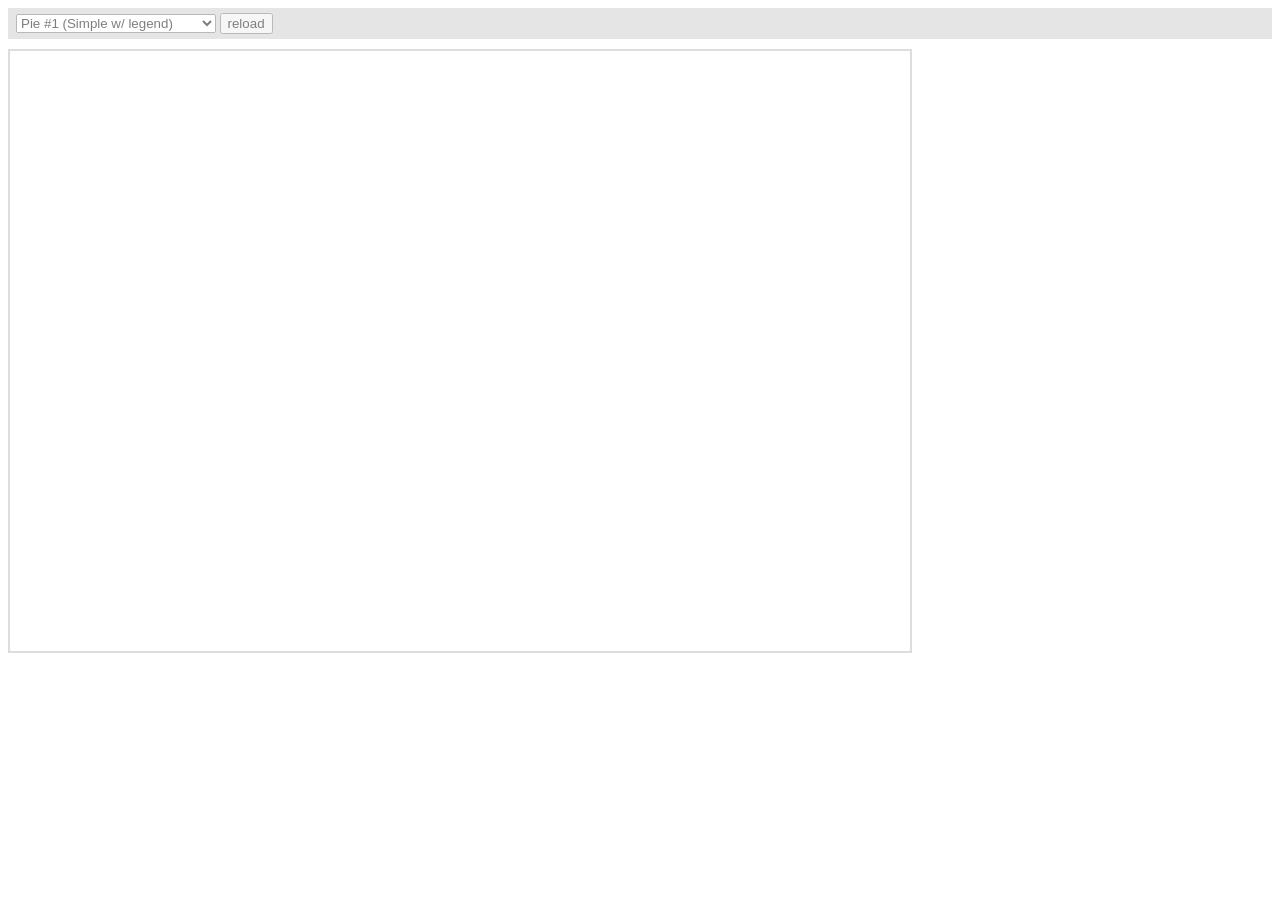
<file: grails-app/assets/javascripts/amcharts_3.21.1.free/amcharts/plugins/export/examples/index.html>
<html>
    <head>
		<meta http-equiv="Content-Type" content="text/html; charset=utf-8">
		<meta name="viewport" content="width=device-width, initial-scale=1, maximum-scale=1">
		<meta http-equiv="X-UA-Compatible" content="IE=edge" />

		<script src="http://code.jquery.com/jquery-1.11.1.min.js"></script>

		<style type="text/css">
			iframe {
				width: 900px;
				height: 600px;
				padding: 0;
				border: 2px solid #ddd;
				overflow: hidden;
				position: relative;
			}
			#controls {
				background: #ccc;
				opacity: 0.5;
				padding: 5px 8px;
				font-size: 14px;
				font-weight: bold;
				font-family: Verdana;
				margin-bottom: 10px;
			}
		</style>

		<script type="text/javascript">
			function setType( type ) {
				$( '#iframe' ).attr( 'src', type );
			}

			function reload() {
				setType( $( '#type' ).val() + "?" + Number( new Date() ) );
			}
		</script>
	</head>
	<body>
		<div id="controls">
			<select id="type" onchange="setType(this.options[this.selectedIndex].value);">
				<option value="pie1.html" selected="selected">Pie #1 (Simple w/ legend)</option>
				<option value="pie2.html"/>Pie #2 (3D w/ legend)</option>
				<option value="pie3.html"/>Pie #3 (w/ ext. legend bottom)</option>
				<option value="pie4.html"/>Pie #4 Multiple instances</option>
				<option value="serial1.html">Serial #1 (Area)</option>
				<option value="serial2.html">Serial #2 (Bar &amp; Line)</option>
				<option value="serial3.html">Serial #3 (Line w/ zoom)</option>
				<option value="xy.html">XY</option>
				<option value="radar.html">Radar</option>
				<option value="gauge.html">Gauge</option>
				<option value="funnel.html">Funnel</option>
				<option value="stock.html">Stock</option>
				<option value="map.html">Map</option>
				<option value="gantt.html">Gantt</option>
				<option value="advanced.html">Advanced</option>
			</select>
			<input type="button" value="reload" onclick="reload();" />
		</div>

		<iframe id="iframe" src="pie1.html" frameborder="0"></iframe>
	</body>
</html>
</file>
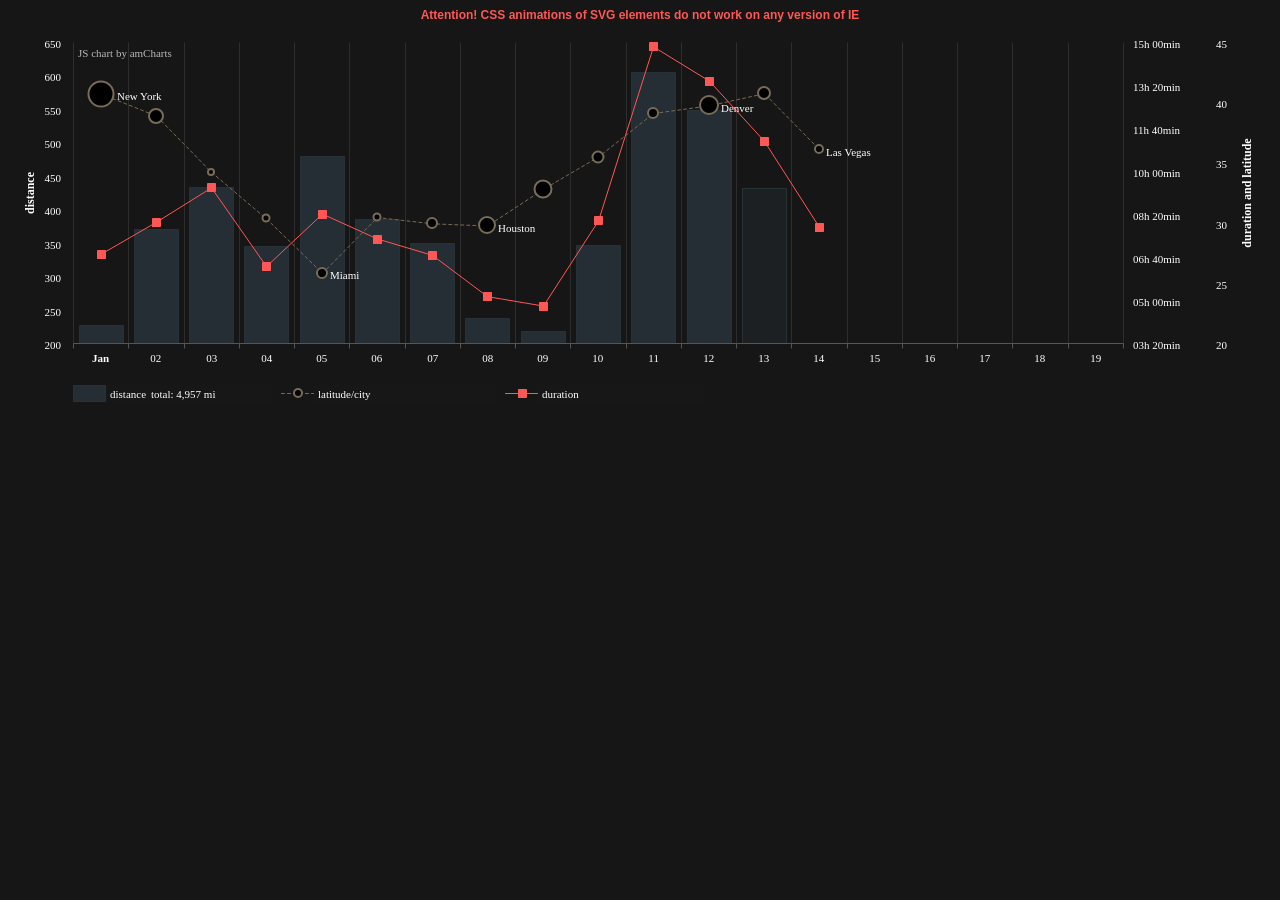
<file: grails-app/assets/javascripts/amcharts_3.21.1.free/samples/_CSS_animations.html>
<!DOCTYPE HTML PUBLIC "-//W3C//DTD HTML 4.01//EN" "http://www.w3.org/TR/html4/strict.dtd">
<html>

    <head>
        <meta http-equiv="Content-Type" content="text/html; charset=utf-8">
        <title>amCharts examples</title>
        <link rel="stylesheet" href="style.css" type="text/css">
        <script src="../amcharts/amcharts.js" type="text/javascript"></script>
        <script src="../amcharts/serial.js" type="text/javascript"></script>
        <style type="text/css">

            .amcharts-graph-g1 .amcharts-graph-stroke {
                stroke-dasharray: 3px 3px;
                stroke-linejoin: round;
                stroke-linecap: round;
                -webkit-animation: am-moving-dashes 1s linear infinite;
                animation: am-moving-dashes 1s linear infinite;
            }

            @-webkit-keyframes am-moving-dashes {
                100% {
                    stroke-dashoffset: -30px;
                }
            }
            @keyframes am-moving-dashes {
                100% {
                    stroke-dashoffset: -30px;
                }
            }


            .lastBullet {
                -webkit-animation: am-pulsating 1s ease-out infinite;
                animation: am-pulsating 1s ease-out infinite;
            }
            @-webkit-keyframes am-pulsating {
                0% {
                    stroke-opacity: 1;
                    stroke-width: 0px;
                }
                100% {
                    stroke-opacity: 0;
                    stroke-width: 50px;
                }
            }
            @keyframes am-pulsating {
                0% {
                    stroke-opacity: 1;
                    stroke-width: 0px;
                }
                100% {
                    stroke-opacity: 0;
                    stroke-width: 50px;
                }
            }

            .amcharts-graph-column-front {
                -webkit-transition: all .3s .3s ease-out;
                transition: all .3s .3s ease-out;
            }
            .amcharts-graph-column-front:hover {
                fill: #496375;
                stroke: #496375;
                -webkit-transition: all .3s ease-out;
                transition: all .3s ease-out;
            }


            .amcharts-graph-g2 {
              stroke-linejoin: round;
              stroke-linecap: round;
              stroke-dasharray: 500%;
              stroke-dasharray: 0 \0/;    /* fixes IE prob */
              stroke-dashoffset: 0 \0/;   /* fixes IE prob */
              -webkit-animation: am-draw 40s;
              animation: am-draw 40s;
            }
            @-webkit-keyframes am-draw {
                0% {
                    stroke-dashoffset: 500%;
                }
                100% {
                    stroke-dashoffset: 0px;
                }
            }
            @keyframes am-draw {
                0% {
                    stroke-dashoffset: 500%;
                }
                100% {
                    stroke-dashoffset: 0px;
                }
            }




        </style>


        <script>
            // note, we have townName field with a name specified for each datapoint and townName2 with only some of the names specified.
            // we use townName2 to display town names next to the bullet. And as these names would overlap if displayed next to each bullet,
            // we created this townName2 field and set only some of the names for this purpse.
            var chartData = [
                {
                    "date": "2012-01-01",
                    "distance": 227,
                    "townName": "New York",
                    "townName2": "New York",
                    "townSize": 25,
                    "latitude": 40.71,
                    "duration": 408
                },
                {
                    "date": "2012-01-02",
                    "distance": 371,
                    "townName": "Washington",
                    "townSize": 14,
                    "latitude": 38.89,
                    "duration": 482
                },
                {
                    "date": "2012-01-03",
                    "distance": 433,
                    "townName": "Wilmington",
                    "townSize": 6,
                    "latitude": 34.22,
                    "duration": 562
                },
                {
                    "date": "2012-01-04",
                    "distance": 345,
                    "townName": "Jacksonville",
                    "townSize": 7,
                    "latitude": 30.35,
                    "duration": 379
                },
                {
                    "date": "2012-01-05",
                    "distance": 480,
                    "townName": "Miami",
                    "townName2": "Miami",
                    "townSize": 10,
                    "latitude": 25.83,
                    "duration": 501
                },
                {
                    "date": "2012-01-06",
                    "distance": 386,
                    "townName": "Tallahassee",
                    "townSize": 7,
                    "latitude": 30.46,
                    "duration": 443
                },
                {
                    "date": "2012-01-07",
                    "distance": 348,
                    "townName": "New Orleans",
                    "townSize": 10,
                    "latitude": 29.94,
                    "duration": 405
                },
                {
                    "date": "2012-01-08",
                    "distance": 238,
                    "townName": "Houston",
                    "townName2": "Houston",
                    "townSize": 16,
                    "latitude": 29.76,
                    "duration": 309
                },
                {
                    "date": "2012-01-09",
                    "distance": 218,
                    "townName": "Dalas",
                    "townSize": 17,
                    "latitude": 32.8,
                    "duration": 287
                },
                {
                    "date": "2012-01-10",
                    "distance": 349,
                    "townName": "Oklahoma City",
                    "townSize": 11,
                    "latitude": 35.49,
                    "duration": 485
                },
                {
                    "date": "2012-01-11",
                    "distance": 603,
                    "townName": "Kansas City",
                    "townSize": 10,
                    "latitude": 39.1,
                    "duration": 890
                },
                {
                    "date": "2012-01-12",
                    "distance": 534,
                    "townName": "Denver",
                    "townName2": "Denver",
                    "townSize": 18,
                    "latitude": 39.74,
                    "duration": 810
                },
                {
                    "date": "2012-01-13",
                    "townName": "Salt Lake City",
                    "townSize": 12,
                    "distance": 425,
                    "duration": 670,
                    "latitude": 40.75,
                    "alpha":0.4
                },
                {
                    "date": "2012-01-14",
                    "latitude": 36.1,
                    "duration": 470,
                    "townName": "Las Vegas",
                    "townName2": "Las Vegas",
                    "bulletClass": "lastBullet"
                },
                {
                    "date": "2012-01-15"
                },
                {
                    "date": "2012-01-16"
                },
                {
                    "date": "2012-01-17"
                },
                {
                    "date": "2012-01-18"
                },
                {
                    "date": "2012-01-19"
                }
            ];
            var chart;

            AmCharts.ready(function () {
                // SERIAL CHART
                chart = new AmCharts.AmSerialChart();
                chart.addClassNames = true;
                chart.dataProvider = chartData;
                chart.categoryField = "date";
                chart.dataDateFormat = "YYYY-MM-DD";
                chart.startDuration = 1;
                chart.color = "#FFFFFF";
                chart.marginLeft = 0;

                // AXES
                // category
                var categoryAxis = chart.categoryAxis;
                categoryAxis.parseDates = true; // as our data is date-based, we set parseDates to true
                categoryAxis.minPeriod = "DD"; // our data is daily, so we set minPeriod to DD
                categoryAxis.autoGridCount = false;
                categoryAxis.gridCount = 50;
                categoryAxis.gridAlpha = 0.1;
                categoryAxis.gridColor = "#FFFFFF";
                categoryAxis.axisColor = "#555555";
                // we want custom date formatting, so we change it in next line
                categoryAxis.dateFormats = [{
                    period: 'DD',
                    format: 'DD'
                }, {
                    period: 'WW',
                    format: 'MMM DD'
                }, {
                    period: 'MM',
                    format: 'MMM'
                }, {
                    period: 'YYYY',
                    format: 'YYYY'
                }];

                // as we have data of different units, we create three different value axes
                // Distance value axis
                var distanceAxis = new AmCharts.ValueAxis();
                distanceAxis.title = "distance";
                distanceAxis.gridAlpha = 0;
                distanceAxis.axisAlpha = 0;
                chart.addValueAxis(distanceAxis);

                // latitude value axis
                var latitudeAxis = new AmCharts.ValueAxis();
                latitudeAxis.gridAlpha = 0;
                latitudeAxis.axisAlpha = 0;
                latitudeAxis.title = "duration and latitude";
                latitudeAxis.offset = 83;
                latitudeAxis.titleOffset = 10;
                latitudeAxis.position = "right";
                chart.addValueAxis(latitudeAxis);

                // duration value axis
                var durationAxis = new AmCharts.ValueAxis();
                // the following line makes this value axis to convert values to duration
                // it tells the axis what duration unit it should use. mm - minute, hh - hour...
                durationAxis.duration = "mm";
                durationAxis.durationUnits = {
                    DD: "d. ",
                    hh: "h ",
                    mm: "min",
                    ss: ""
                };
                durationAxis.gridAlpha = 0;
                durationAxis.axisAlpha = 0;
                durationAxis.inside = false;
                durationAxis.position = "right";
                chart.addValueAxis(durationAxis);

                // GRAPHS
                // distance graph
                var distanceGraph = new AmCharts.AmGraph();
                distanceGraph.valueField = "distance";
                distanceGraph.title = "distance";
                distanceGraph.type = "column";
                distanceGraph.fillAlphas = 0.9;
                distanceGraph.valueAxis = distanceAxis; // indicate which axis should be used
                distanceGraph.balloonText = "[[value]] miles";
                distanceGraph.legendValueText = "[[value]] mi";
                distanceGraph.legendPeriodValueText = "total: [[value.sum]] mi";
                distanceGraph.lineColor = "#263138";
                distanceGraph.alphaField = "alpha";
                chart.addGraph(distanceGraph);

                // latitude graph
                var latitudeGraph = new AmCharts.AmGraph();
                latitudeGraph.valueField = "latitude";
                latitudeGraph.id = "g1";
                latitudeGraph.classNameField = "bulletClass";
                latitudeGraph.title = "latitude/city";
                latitudeGraph.type = "line";
                latitudeGraph.valueAxis = latitudeAxis; // indicate which axis should be used
                latitudeGraph.lineColor = "#786c56";
                latitudeGraph.lineThickness = 1;
                latitudeGraph.legendValueText = "[[value]]/[[description]]";
                latitudeGraph.descriptionField = "townName";
                latitudeGraph.bullet = "round";
                latitudeGraph.bulletSizeField = "townSize"; // indicate which field should be used for bullet size
                latitudeGraph.bulletBorderColor = "#786c56";
                latitudeGraph.bulletBorderAlpha = 1;
                latitudeGraph.bulletBorderThickness = 2;
                latitudeGraph.bulletColor = "#000000";
                latitudeGraph.labelText = "[[townName2]]"; // not all data points has townName2 specified, that's why labels are displayed only near some of the bullets.
                latitudeGraph.labelPosition = "right";
                latitudeGraph.balloonText = "latitude:[[value]]";
                latitudeGraph.showBalloon = true;
                latitudeGraph.animationPlayed = true;
                chart.addGraph(latitudeGraph);

                // duration graph
                var durationGraph = new AmCharts.AmGraph();
                durationGraph.id = "g2";
                durationGraph.title = "duration";
                durationGraph.valueField = "duration";
                durationGraph.type = "line";
                durationGraph.valueAxis = durationAxis; // indicate which axis should be used
                durationGraph.lineColor = "#ff5755";
                durationGraph.balloonText = "[[value]]";
                durationGraph.lineThickness = 1;
                durationGraph.legendValueText = "[[value]]";
                durationGraph.bullet = "square";
                durationGraph.bulletBorderColor = "#ff5755";
                durationGraph.bulletBorderThickness = 1;
                durationGraph.bulletBorderAlpha = 1;
                durationGraph.dashLengthField = "dashLength";
                durationGraph.animationPlayed = true;
                chart.addGraph(durationGraph);

                // CURSOR
                var chartCursor = new AmCharts.ChartCursor();
                chartCursor.zoomable = false;
                chartCursor.categoryBalloonDateFormat = undefined;
                chartCursor.cursorAlpha = 0;
                chartCursor.valueBalloonsEnabled = false;
                chartCursor.valueLineBalloonEnabled = true;
                chartCursor.valueLineEnabled = true;
                chartCursor.valueLineAlpha = 0.5;
                chart.addChartCursor(chartCursor);

                // LEGEND
                var legend = new AmCharts.AmLegend();
                legend.bulletType = "round";
                legend.equalWidths = false;
                legend.valueWidth = 120;
                legend.useGraphSettings = true;
                legend.color = "#FFFFFF";
                chart.addLegend(legend);

                // WRITE
                chart.write("chartdiv");
            });
        </script>
    </head>

    <body style="background-color:#161616">
        <div style="color:#ff5755; font-weight:bold; text-align:center;">Attention! CSS animations of SVG elements do not work on any version of IE</div>
        <div id="chartdiv" style="width:100%; height:400px;"></div>
    </body>

</html>
</file>
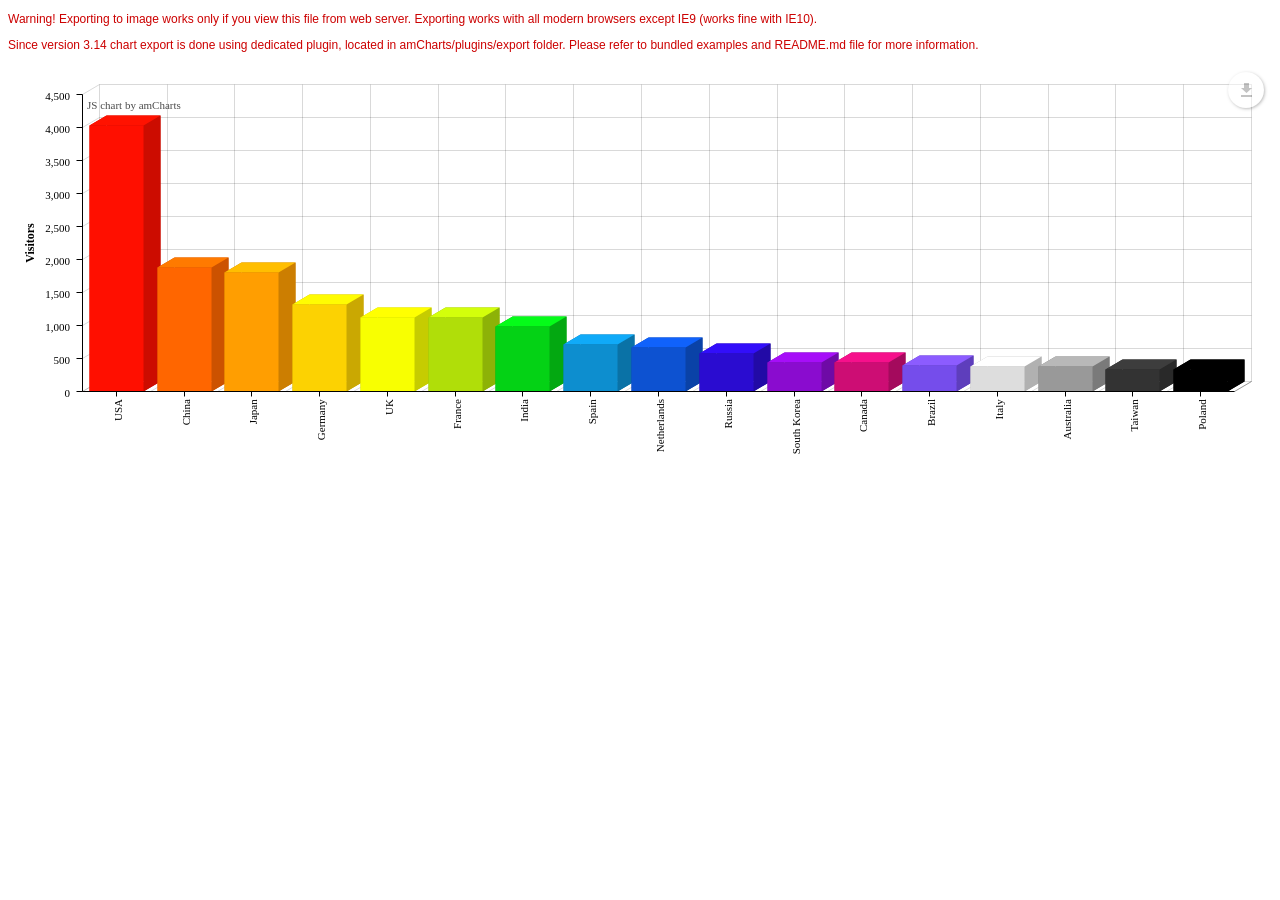
<file: grails-app/assets/javascripts/amcharts_3.21.1.free/samples/_exporting_to_multiple_formats.html>
<!DOCTYPE HTML PUBLIC "-//W3C//DTD HTML 4.01//EN" "http://www.w3.org/TR/html4/strict.dtd">
<html>

    <head>
        <meta http-equiv="Content-Type" content="text/html; charset=utf-8">
        <title>amCharts examples</title>
        <link rel="stylesheet" href="style.css" type="text/css">
        <script src="../amcharts/amcharts.js" type="text/javascript"></script>
        <script src="../amcharts/serial.js" type="text/javascript"></script>

        <!-- scripts for exporting chart as an image -->
        <!-- Exporting to image works on all modern browsers except IE9 (IE10 works fine) -->
        <!-- Note, the exporting will work only if you view the file from web server -->
        <!--[if (!IE) | (gte IE 10)]> -->
        <script type="text/javascript" src="../amcharts/plugins/export/export.js"></script>
        <link  type="text/css" href="../amcharts/plugins/export/export.css" rel="stylesheet">
        <!-- <![endif]-->

        <script>
            var chart;

            var chartData = [{
                "country": "USA",
                "visits": 4025,
                "color": "#FF0F00"
            }, {
                "country": "China",
                "visits": 1882,
                "color": "#FF6600"
            }, {
                "country": "Japan",
                "visits": 1809,
                "color": "#FF9E01"
            }, {
                "country": "Germany",
                "visits": 1322,
                "color": "#FCD202"
            }, {
                "country": "UK",
                "visits": 1122,
                "color": "#F8FF01"
            }, {
                "country": "France",
                "visits": 1114,
                "color": "#B0DE09"
            }, {
                "country": "India",
                "visits": 984,
                "color": "#04D215"
            }, {
                "country": "Spain",
                "visits": 711,
                "color": "#0D8ECF"
            }, {
                "country": "Netherlands",
                "visits": 665,
                "color": "#0D52D1"
            }, {
                "country": "Russia",
                "visits": 580,
                "color": "#2A0CD0"
            }, {
                "country": "South Korea",
                "visits": 443,
                "color": "#8A0CCF"
            }, {
                "country": "Canada",
                "visits": 441,
                "color": "#CD0D74"
            }, {
                "country": "Brazil",
                "visits": 395,
                "color": "#754DEB"
            }, {
                "country": "Italy",
                "visits": 386,
                "color": "#DDDDDD"
            }, {
                "country": "Australia",
                "visits": 384,
                "color": "#999999"
            }, {
                "country": "Taiwan",
                "visits": 338,
                "color": "#333333"
            }, {
                "country": "Poland",
                "visits": 328,
                "color": "#000000"
            }];


            var chart = AmCharts.makeChart("chartdiv", {
                type: "serial",
                dataProvider: chartData,
                categoryField: "country",
                depth3D: 20,
                angle: 30,

                categoryAxis: {
                    labelRotation: 90,
                    gridPosition: "start"
                },

                valueAxes: [{
                    title: "Visitors"
                }],

                graphs: [{

                    valueField: "visits",
                    colorField: "color",
                    type: "column",
                    lineAlpha: 0,
                    fillAlphas: 1
                }],

                chartCursor: {
                    cursorAlpha: 0,
                    zoomable: false,
                    categoryBalloonEnabled: false
                },
                "export": {
                    "enabled": true
                }

            });
        </script>
    </head>

    <body>
		<span style="font-size: 10; color: #CC0000;">
			<p>Warning! Exporting to image works only if you view this file from web server. Exporting works with all modern browsers except IE9 (works fine with IE10).</p>
            <p>Since version 3.14 chart export is done using dedicated plugin, located in amCharts/plugins/export folder. Please refer to bundled examples and README.md file for more information.</p>
		</span>
        <div id="chartdiv" style="width: 100%; height: 400px;"></div>
    </body>

</html>
</file>
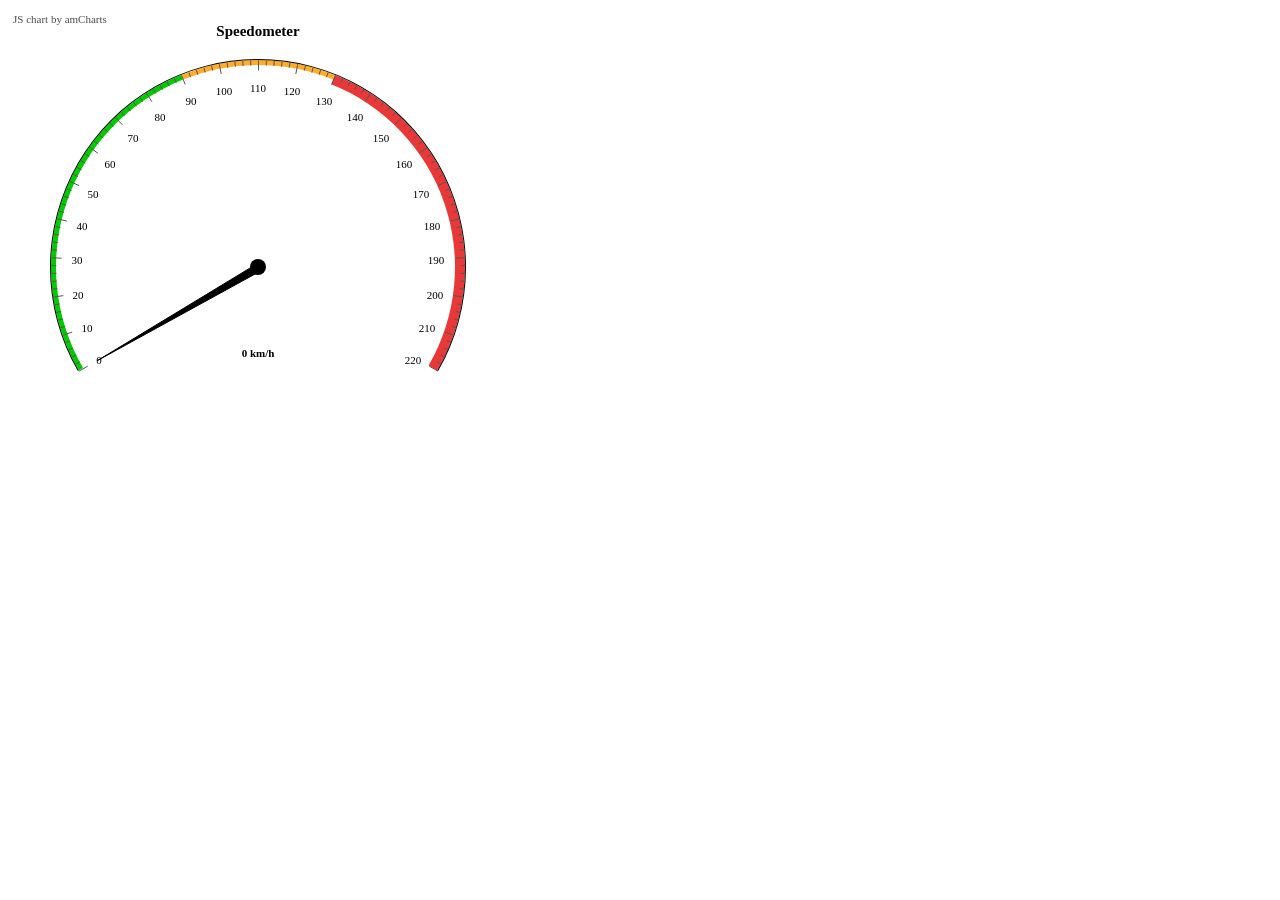
<file: grails-app/assets/javascripts/amcharts_3.21.1.free/samples/_JSON_angularGauge.html>
<!DOCTYPE HTML PUBLIC "-//W3C//DTD HTML 4.01//EN" "http://www.w3.org/TR/html4/strict.dtd">
<html>

    <head>
        <meta http-equiv="Content-Type" content="text/html; charset=utf-8">
        <title>amCharts examples</title>
        <link rel="stylesheet" href="style.css" type="text/css">
        <script src="../amcharts/amcharts.js" type="text/javascript"></script>
        <script src="../amcharts/gauge.js" type="text/javascript"></script>

        <script>

            var chart = AmCharts.makeChart("chartdiv", {
                type: "gauge",
                titles: [{
                    "text": "Speedometer",
                    "size": 15
                }],

                axes: [{
                    startValue: 0,
                    axisThickness: 1,
                    endValue: 220,
                    valueInterval: 10,
                    bottomTextYOffset: -20,
                    bottomText: "0 km/h",

                    bands: [{
                            startValue: 0,
                            endValue: 90,
                            color: "#00CC00"
                        },

                        {
                            startValue: 90,
                            endValue: 130,
                            color: "#ffac29"
                        },

                        {
                            startValue: 130,
                            endValue: 220,
                            color: "#ea3838",
                            innerRadius: "95%"
                        }
                    ]
                }],

                arrows: [{}]
            });

            setInterval(randomValue, 2000);

             // set random value
            function randomValue() {
                var value = Math.round(Math.random() * 200);
                chart.arrows[0].setValue(value);
                chart.axes[0].setBottomText(value + " km/h");
            }
        </script>
    </head>

    <body>
        <div id="chartdiv" style="width:500px; height:400px;"></div>
    </body>

</html>
</file>
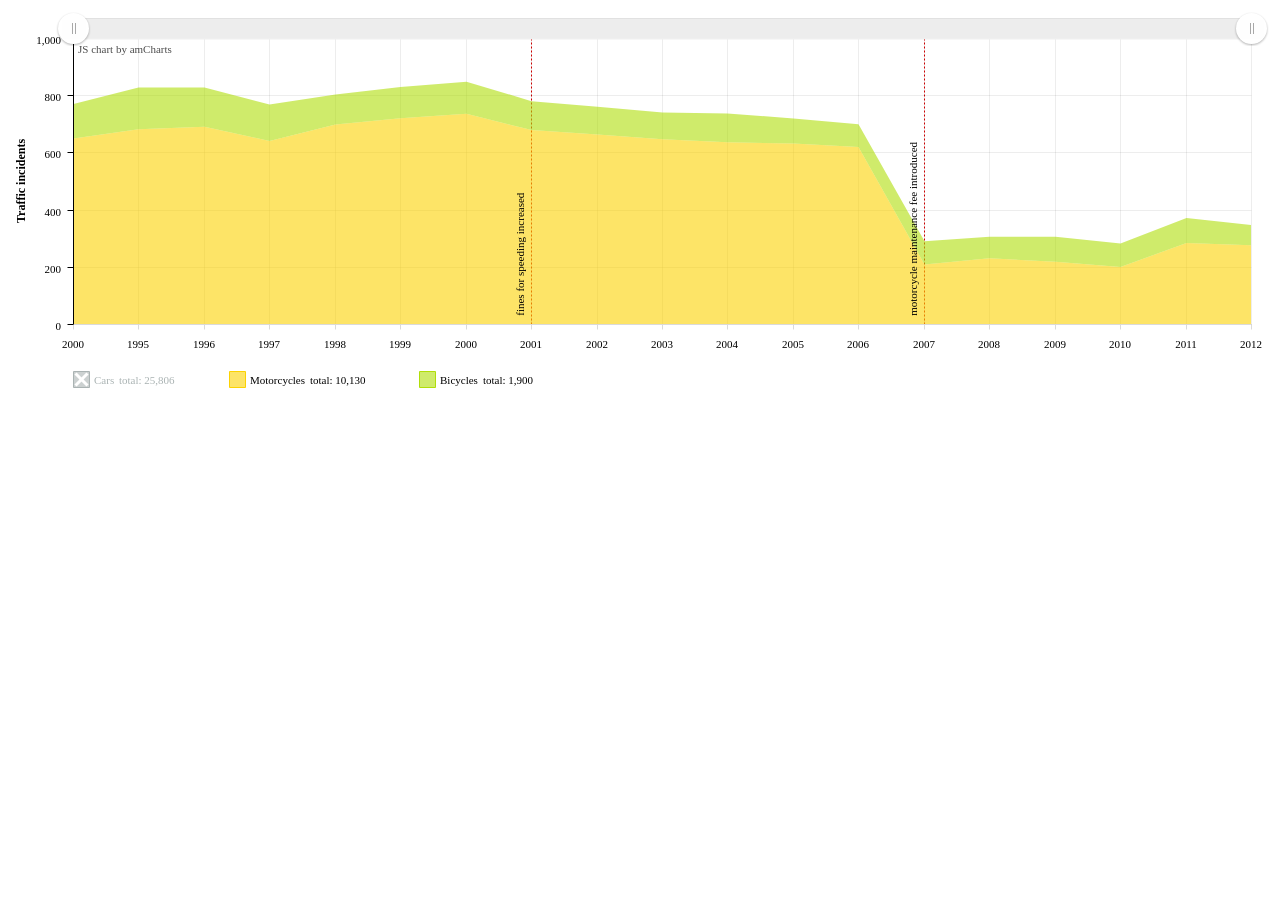
<file: grails-app/assets/javascripts/amcharts_3.21.1.free/samples/_JSON_areaStacked.html>
<!DOCTYPE HTML PUBLIC "-//W3C//DTD HTML 4.01//EN" "http://www.w3.org/TR/html4/strict.dtd">
<html>

    <head>
        <meta http-equiv="Content-Type" content="text/html; charset=utf-8">
        <title>amCharts examples</title>
        <link rel="stylesheet" href="style.css" type="text/css">
        <script src="../amcharts/amcharts.js" type="text/javascript"></script>
        <script src="../amcharts/serial.js" type="text/javascript"></script>
        <script>

            // this chart is exactly the same as in areaStacked.html, only made using JSON except JavaScript API

            var chartData = [{
               "year": 2000,
                   "cars": 1587,
                   "motorcycles": 650,
                   "bicycles": 121
           }, {
               "year": 1995,
                   "cars": 1567,
                   "motorcycles": 683,
                   "bicycles": 146
           }, {
               "year": 1996,
                   "cars": 1617,
                   "motorcycles": 691,
                   "bicycles": 138
           }, {
               "year": 1997,
                   "cars": 1630,
                   "motorcycles": 642,
                   "bicycles": 127
           }, {
               "year": 1998,
                   "cars": 1660,
                   "motorcycles": 699,
                   "bicycles": 105
           }, {
               "year": 1999,
                   "cars": 1683,
                   "motorcycles": 721,
                   "bicycles": 109
           }, {
               "year": 2000,
                   "cars": 1691,
                   "motorcycles": 737,
                   "bicycles": 112
           }, {
               "year": 2001,
                   "cars": 1298,
                   "motorcycles": 680,
                   "bicycles": 101
           }, {
               "year": 2002,
                   "cars": 1275,
                   "motorcycles": 664,
                   "bicycles": 97
           }, {
               "year": 2003,
                   "cars": 1246,
                   "motorcycles": 648,
                   "bicycles": 93
           }, {
               "year": 2004,
                   "cars": 1218,
                   "motorcycles": 637,
                   "bicycles": 101
           }, {
               "year": 2005,
                   "cars": 1213,
                   "motorcycles": 633,
                   "bicycles": 87
           }, {
               "year": 2006,
                   "cars": 1199,
                   "motorcycles": 621,
                   "bicycles": 79
           }, {
               "year": 2007,
                   "cars": 1110,
                   "motorcycles": 210,
                   "bicycles": 81
           }, {
               "year": 2008,
                   "cars": 1165,
                   "motorcycles": 232,
                   "bicycles": 75
           }, {
               "year": 2009,
                   "cars": 1145,
                   "motorcycles": 219,
                   "bicycles": 88
           }, {
               "year": 2010,
                   "cars": 1163,
                   "motorcycles": 201,
                   "bicycles": 82
           }, {
               "year": 2011,
                   "cars": 1180,
                   "motorcycles": 285,
                   "bicycles": 87
           }, {
               "year": 2012,
                   "cars": 1159,
                   "motorcycles": 277,
                   "bicycles": 71
           }];

           AmCharts.makeChart("chartdiv", {
               type: "serial",
               dataProvider: chartData,
               marginTop: 10,
               categoryField: "year",
               categoryAxis: {
                   gridAlpha: 0.07,
                   axisColor: "#DADADA",
                   startOnAxis: true,
                   guides: [{
                       category: "2001",
                       lineColor: "#CC0000",
                       lineAlpha: 1,
                       dashLength: 2,
                       inside: true,
                       labelRotation: 90,
                       label: "fines for speeding increased"
                   }, {
                       category: "2007",
                       lineColor: "#CC0000",
                       lineAlpha: 1,
                       dashLength: 2,
                       inside: true,
                       labelRotation: 90,
                       label: "motorcycle maintenance fee introduced"
                   }]
               },
               valueAxes: [{
                   stackType: "regular",
                   gridAlpha: 0.07,
                   title: "Traffic incidents"
               }],

               graphs: [{
                   type: "line",
                   title: "Cars",
                   hidden: true,
                   valueField: "cars",
                   lineAlpha: 0,
                   fillAlphas: 0.6,
                   balloonText: "<img src='images/car.png' style='vertical-align:bottom; margin-right: 10px; width:28px; height:21px;'><span style='font-size:14px; color:#000000;'><b>[[value]]</b></span>"
               }, {
                   type: "line",
                   title: "Motorcycles",
                   valueField: "motorcycles",
                   lineAlpha: 0,
                   fillAlphas: 0.6,
                   balloonText: "<img src='images/motorcycle.png' style='vertical-align:bottom; margin-right: 10px; width:28px; height:21px;'><span style='font-size:14px; color:#000000;'><b>[[value]]</b></span>"
               }, {
                   type: "line",
                   title: "Bicycles",
                   valueField: "bicycles",
                   lineAlpha: 0,
                   fillAlphas: 0.6,
                   balloonText: "<img src='images/bicycle.png' style='vertical-align:bottom; margin-right: 10px; width:28px; height:21px;'><span style='font-size:14px; color:#000000;'><b>[[value]]</b></span>"
               }],
               legend: {
                   position: "bottom",
                   valueText: "[[value]]",
                   valueWidth: 100,
                   valueAlign: "left",
                   equalWidths: false,
                   periodValueText: "total: [[value.sum]]"
               },
               chartCursor: {
                   cursorAlpha: 0
               },
               chartScrollbar: {
                   color: "FFFFFF"
               }

           });

        </script>
    </head>

    <body>
        <div id="chartdiv" style="width:100%; height:400px;"></div>
    </body>

</html>
</file>
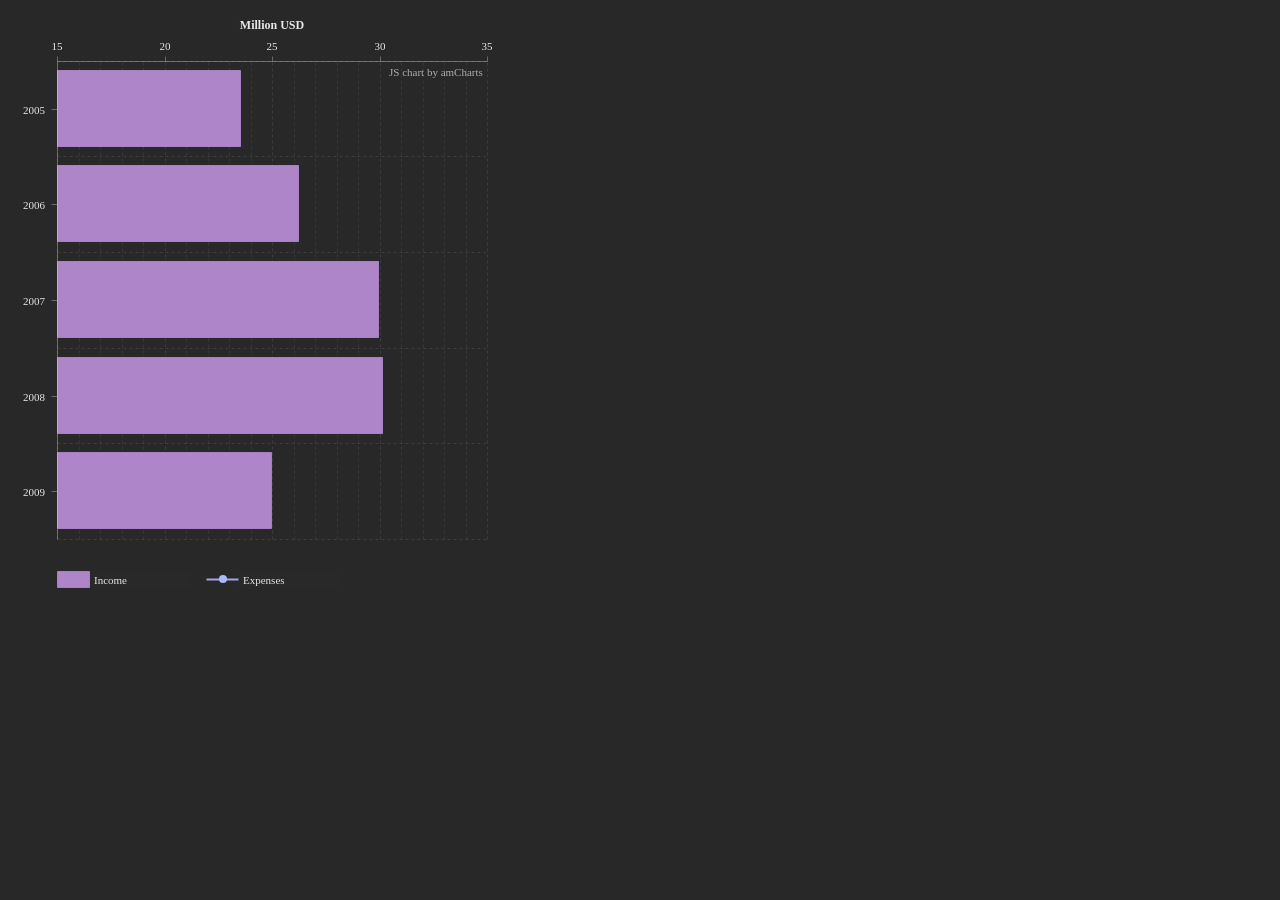
<file: grails-app/assets/javascripts/amcharts_3.21.1.free/samples/_JSON_barAndLineMix.html>
<!DOCTYPE HTML PUBLIC "-//W3C//DTD HTML 4.01//EN" "http://www.w3.org/TR/html4/strict.dtd">
<html>

    <head>
        <meta http-equiv="Content-Type" content="text/html; charset=utf-8">
        <title>amCharts examples</title>
        <link rel="stylesheet" href="style.css" type="text/css">
        <script src="../amcharts/amcharts.js" type="text/javascript"></script>
        <script src="../amcharts/serial.js" type="text/javascript"></script>
        <script src="../amcharts/themes/dark.js" type="text/javascript"></script>

        <script>
             AmCharts.makeChart("chartdiv", {
                type: "serial",
                theme: "dark",
                dataProvider: [{
                    "year": 2005,
                        "income": 23.5,
                        "expenses": 18.1
                }, {
                    "year": 2006,
                        "income": 26.2,
                        "expenses": 22.8
                }, {
                    "year": 2007,
                        "income": 30.1,
                        "expenses": 23.9
                }, {
                    "year": 2008,
                        "income": 29.5,
                        "expenses": 25.1
                }, {
                    "year": 2009,
                        "income": 24.6,
                        "expenses": 25
                }],
                categoryField: "year",
                startDuration: 1,
                rotate: true,

                categoryAxis: {
                    gridPosition: "start"
                },
                valueAxes: [{
                    position: "top",
                    title: "Million USD",
                    minorGridEnabled: true
                }],
                graphs: [{
                    type: "column",
                    title: "Income",
                    valueField: "income",
                    fillAlphas:1,
                    balloonText: "<span style='font-size:13px;'>[[title]] in [[category]]:<b>[[value]]</b></span>"
                }, {
                    type: "line",
                    title: "Expenses",
                    valueField: "expenses",
                    lineThickness: 2,
                    bullet: "round",
                    balloonText: "<span style='font-size:13px;'>[[title]] in [[category]]:<b>[[value]]</b></span>"
                }],
                legend: {
                    useGraphSettings: true
                },

                creditsPosition:"top-right"

            });


        </script>
    </head>

    <body style="background-color:#282828;">
        <div id="chartdiv" style="width: 500px; height: 600px;"></div>
    </body>

</html>
</file>
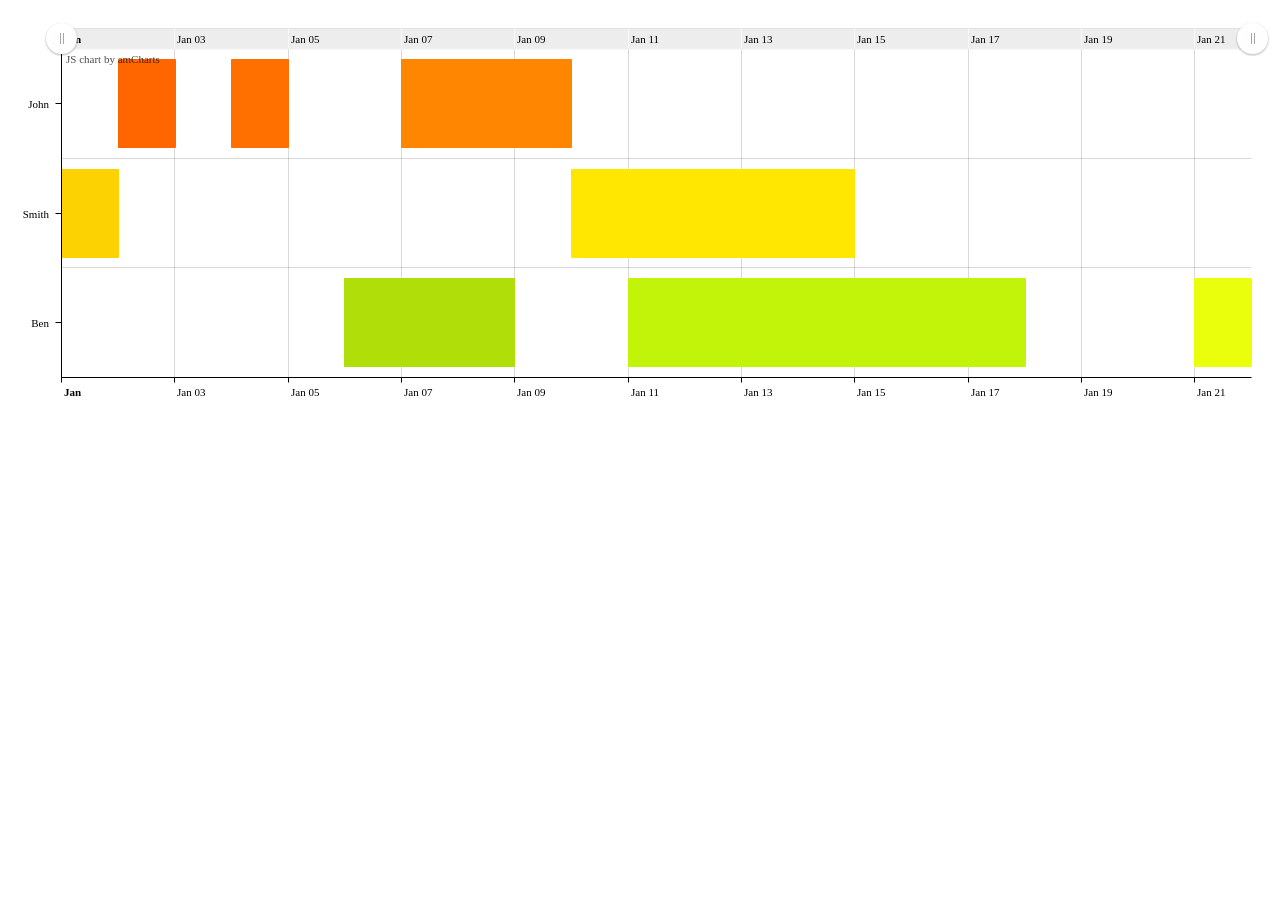
<file: grails-app/assets/javascripts/amcharts_3.21.1.free/samples/_JSON_ganttDateBased.html>
<!DOCTYPE HTML PUBLIC "-//W3C//DTD HTML 4.01//EN" "http://www.w3.org/TR/html4/strict.dtd">
<html>

    <head>
        <meta http-equiv="Content-Type" content="text/html; charset=utf-8">
        <title>amCharts examples</title>
        <link rel="stylesheet" href="style.css" type="text/css">
        <script src="../amcharts/amcharts.js" type="text/javascript"></script>
        <script src="../amcharts/serial.js" type="text/javascript"></script>
        <script src="../amcharts/gantt.js" type="text/javascript"></script>

        <script>
        var chart = AmCharts.makeChart("chartdiv", {
            "type": "gantt",
            "period": "DD",

            "valueAxis": {
                "type": "date"
            },
            "brightnessStep": 10,
            "graph": {
                "fillAlphas": 1,
                "balloonText": "[[open]] - [[value]]"
            },
            "rotate": true,
            "categoryField": "category",
            "segmentsField": "segments",
            "dataDateFormat": "YYYY-MM-DD",
            "startDateField": "start",
            "endDateField": "end",
            "dataProvider": [{
                "category": "John",
                "segments": [{
                    "start": "2015-01-02",
                    "end": "2015-01-03"
                }, {
                    "start": "2015-01-04",
                    "end": "2015-01-05"
                }, {
                    "start": "2015-01-07",
                    "end": "2015-01-10"
                }]
            }, {
                "category": "Smith",
                "segments": [{
                    "start": "2015-01-01",
                    "end": "2015-01-02"
                }, {
                    "start": "2015-01-10",
                    "end": "2015-01-15"
                }]
            }, {
                "category": "Ben",
                "segments": [{
                    "start": "2015-01-06",
                    "end": "2015-01-09"
                }, {
                    "start": "2015-01-11",
                    "end": "2015-01-18"
                }, {
                    "start": "2015-01-22",
                    "end": "2015-01-21"
                }]
            }],
            "chartCursor": {
                "valueBalloonsEnabled": false,
                "cursorAlpha": 0,
                "valueLineBalloonEnabled": true,
                "valueLineEnabled": true,
                "valueZoomable":true,
                "zoomable":false
            },

            "valueScrollbar": {
                "position":"top",
                "autoGridCount":true,
                "color":"#000000"
            }
        });
        </script>
    </head>

    <body>
        <div id="chartdiv" style="width: 100%; height: 400px;"></div>
    </body>

</html>
</file>
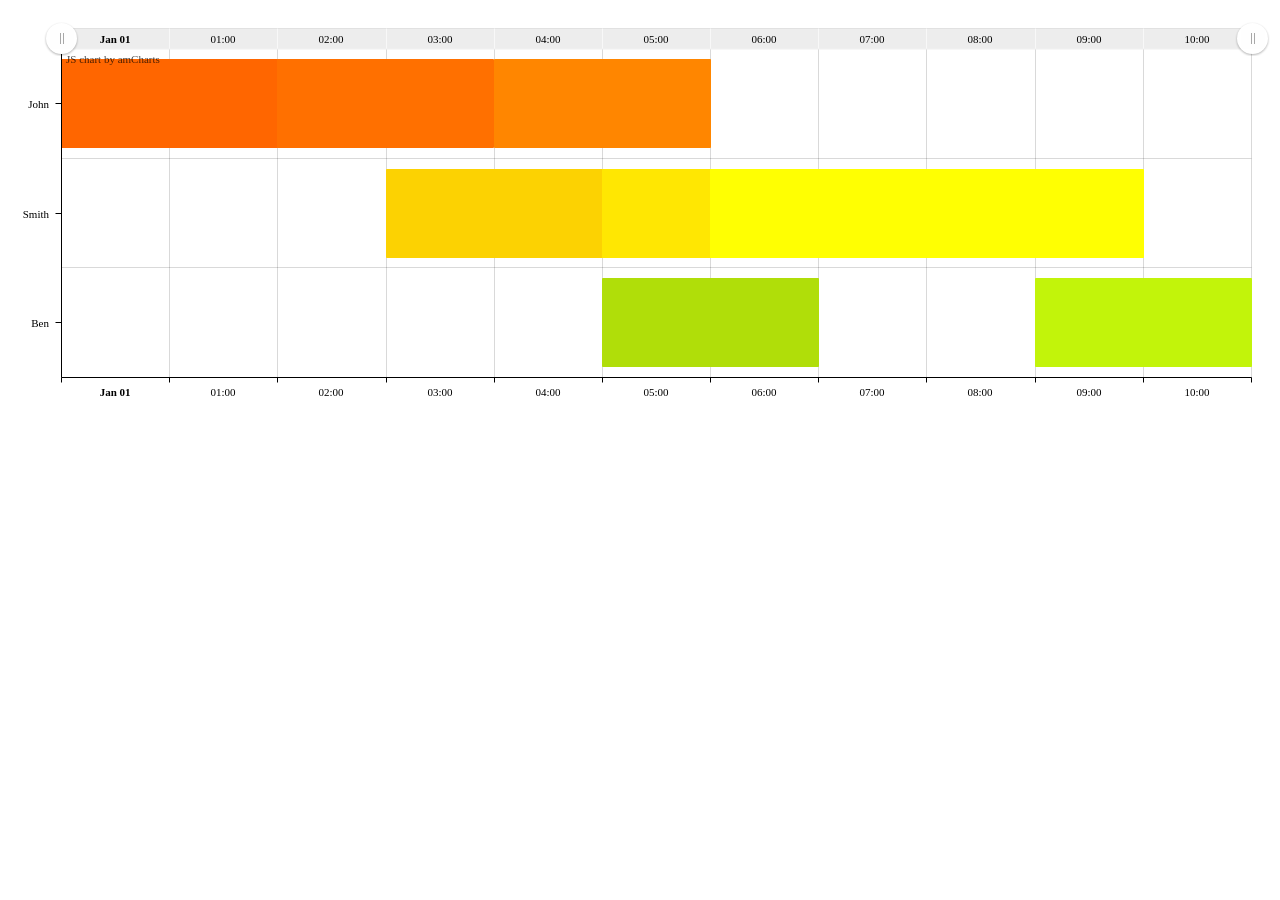
<file: grails-app/assets/javascripts/amcharts_3.21.1.free/samples/_JSON_ganttTimeBased.html>
<!DOCTYPE HTML PUBLIC "-//W3C//DTD HTML 4.01//EN" "http://www.w3.org/TR/html4/strict.dtd">
<html>

    <head>
        <meta http-equiv="Content-Type" content="text/html; charset=utf-8">
        <title>amCharts examples</title>
        <link rel="stylesheet" href="style.css" type="text/css">
        <script src="../amcharts/amcharts.js" type="text/javascript"></script>
        <script src="../amcharts/serial.js" type="text/javascript"></script>
        <script src="../amcharts/gantt.js" type="text/javascript"></script>

        <script>

        var chart = AmCharts.makeChart("chartdiv", {
            "type": "gantt",
            "period": "hh",
            "valueAxis": {
                "type": "date"
            },
            "brightnessStep": 10,
            "graph": {
                "fillAlphas": 1,
                "dateFormat":"JJ:NN",
                "balloonText":"[[open]] - [[value]]"
            },
            "rotate": true,
            "dataDateFormat":"YYYY-MM-DD",
            "categoryField": "category",
            "segmentsField": "segments",
            "startDate": "2015-01-01",
            "startField": "start",
            "endField": "end",
            "durationField": "duration",
            "dataProvider": [{
                "category": "John",
                "segments": [{
                    "start": 0,
                    "duration": 2
                }, {
                    "duration": 2
                }, {
                    "duration": 2
                }]
            }, {
                "category": "Smith",
                "segments": [{
                    "start": 3,
                    "duration": 2
                }, {
                    "duration": 1
                }, {
                    "duration": 4
                }]
            }, {
                "category": "Ben",
                "segments": [{
                    "start": 5,
                    "duration": 2
                }, {
                    "start": 9,
                    "duration": 2
                }]
            } ],
            "chartCursor": {
                "valueBalloonsEnabled": false,
                "cursorAlpha": 0,
                "valueLineBalloonEnabled": true,
                "valueLineEnabled": true,
                "valueZoomable":true,
                "zoomable":false
            },

            "valueScrollbar": {
                "position":"top",
                "autoGridCount":true,
                "color":"#000000"
            }
        })
        </script>
    </head>

    <body>
        <div id="chartdiv" style="width: 100%; height: 400px;"></div>
    </body>

</html>
</file>
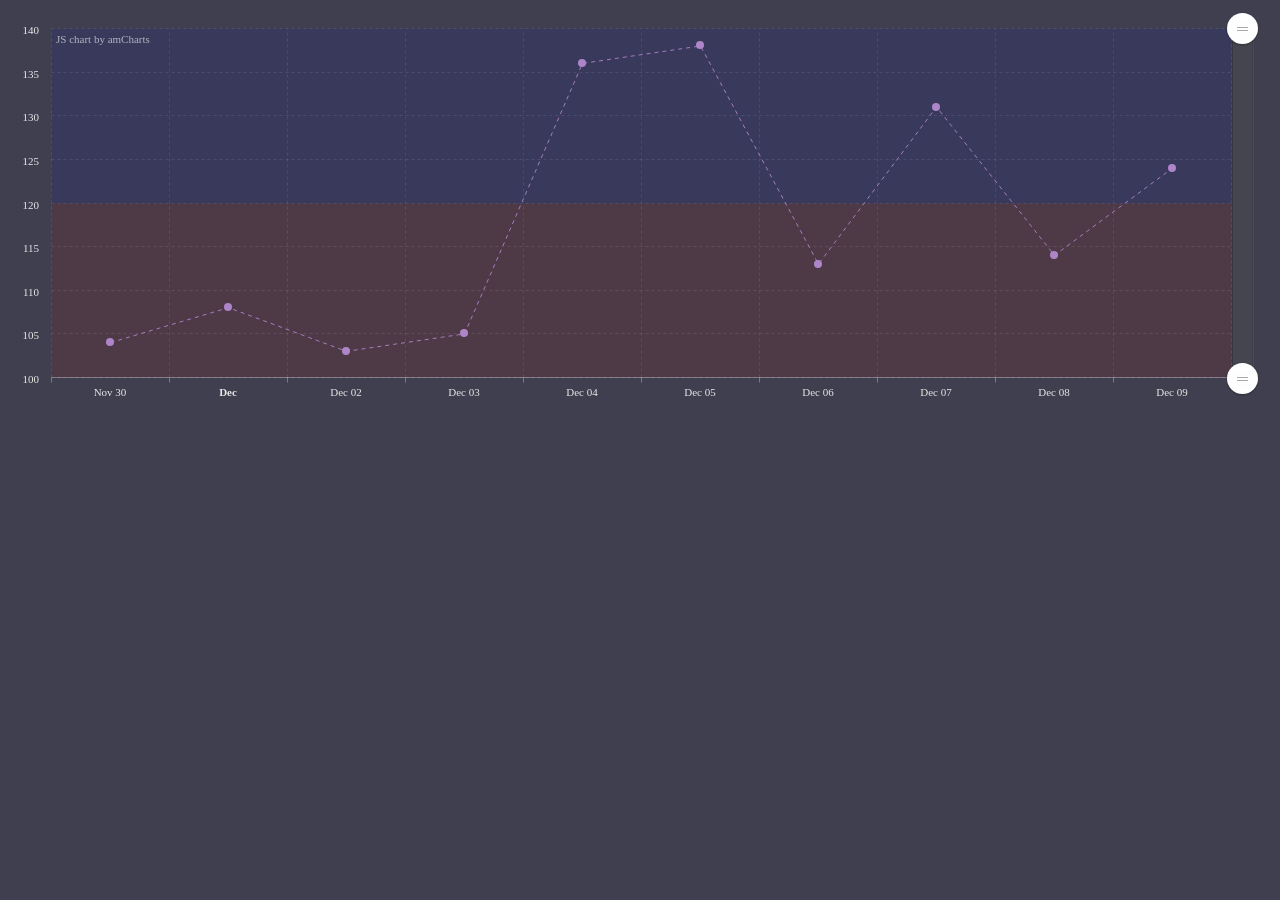
<file: grails-app/assets/javascripts/amcharts_3.21.1.free/samples/_JSON_lineWithFilledValueRanges.html>
<!DOCTYPE HTML PUBLIC "-//W3C//DTD HTML 4.01//EN" "http://www.w3.org/TR/html4/strict.dtd">
<html>

    <head>
        <meta http-equiv="Content-Type" content="text/html; charset=utf-8">
        <title>amCharts examples</title>
        <link rel="stylesheet" href="style.css" type="text/css">
        <script src="../amcharts/amcharts.js" type="text/javascript"></script>
        <script src="../amcharts/serial.js" type="text/javascript"></script>
        <script src="../amcharts/themes/dark.js" type="text/javascript"></script>

        <script>
            var chart = AmCharts.makeChart("chartdiv", {
                "type": "serial",
                "theme": "dark",
                "dataDateFormat": "YYYY-MM-DD",
                "dataProvider": [{
                    "date": "2013-11-30",
                    "value": 104
                }, {
                    "date": "2013-12-01",
                    "value": 108
                }, {
                    "date": "2013-12-02",
                    "value": 103
                }, {
                    "date": "2013-12-03",
                    "value": 105
                }, {
                    "date": "2013-12-04",
                    "value": 136
                }, {
                    "date": "2013-12-05",
                    "value": 138
                }, {
                    "date": "2013-12-06",
                    "value": 113
                }, {
                    "date": "2013-12-07",
                    "value": 131
                }, {
                    "date": "2013-12-08",
                    "value": 114
                }, {
                    "date": "2013-12-09",
                    "value": 124
                }],
                "valueAxes": [{
                    "maximum": 140,
                    "minimum": 100,
                    "axisAlpha": 0,
                    "guides": [{
                        "fillAlpha": 0.1,
                        "fillColor": "#CC0000",
                        "lineAlpha": 0,
                        "toValue": 120,
                        "value": 0
                    }, {
                        "fillAlpha": 0.1,
                        "fillColor": "#0000cc",
                        "lineAlpha": 0,
                        "toValue": 200,
                        "value": 120
                    }]
                }],
                "graphs": [{
                    "bullet": "round",
                    "dashLength": 4,
                    "valueField": "value"
                }],
                "chartCursor": {
                    "cursorAlpha": 0,
                    "zoomable":false,
                    "valueZoomable":true
                },
                "categoryField": "date",
                "categoryAxis": {
                    "parseDates": true
                },
                "valueScrollbar":{

                }
            });
        </script>
    </head>

    <body style="background-color:#3f3f4f;">
        <div id="chartdiv" style="width: 100%; height: 400px;"></div>
    </body>

</html>
</file>
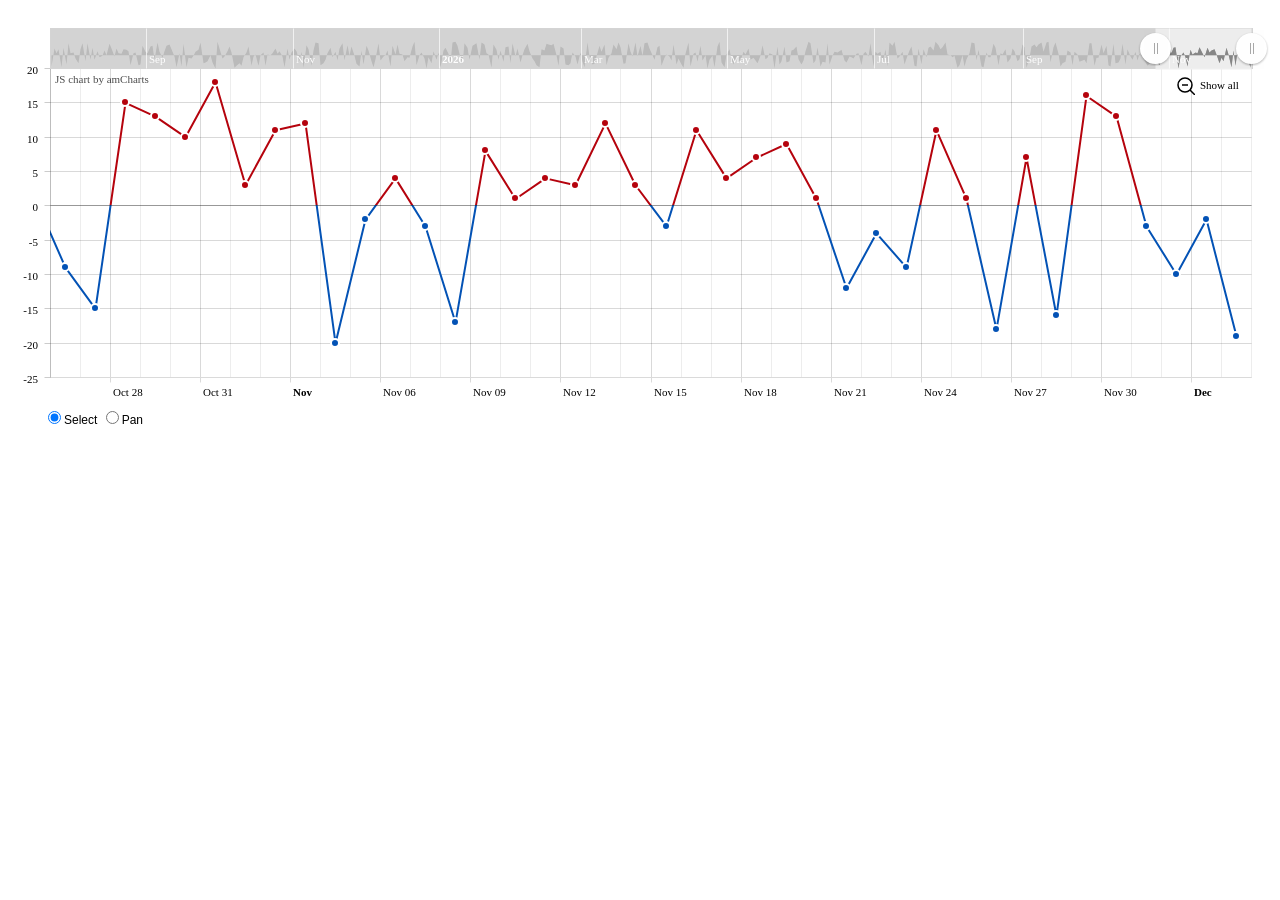
<file: grails-app/assets/javascripts/amcharts_3.21.1.free/samples/_JSON_lineWithScrollAndZoom.html>
<!DOCTYPE HTML PUBLIC "-//W3C//DTD HTML 4.01//EN" "http://www.w3.org/TR/html4/strict.dtd">
<html>

    <head>
        <meta http-equiv="Content-Type" content="text/html; charset=utf-8">
        <title>amCharts examples</title>
        <link rel="stylesheet" href="style.css" type="text/css">
        <script src="../amcharts/amcharts.js" type="text/javascript"></script>
        <script src="../amcharts/serial.js" type="text/javascript"></script>

        <script>


            var chartData = [];
            generateChartData();

            var chart = AmCharts.makeChart("chartdiv", {
                type: "serial",
                dataProvider: chartData,
                categoryField: "date",
                categoryAxis: {
                    parseDates: true,
                    gridAlpha: 0.15,
                    minorGridEnabled: true,
                    axisColor: "#DADADA"
                },
                valueAxes: [{
                    axisAlpha: 0.2,
                    id: "v1"
                }],
                graphs: [{
                    title: "red line",
                    id: "g1",
                    valueAxis: "v1",
                    valueField: "visits",
                    bullet: "round",
                    bulletBorderColor: "#FFFFFF",
                    bulletBorderAlpha: 1,
                    lineThickness: 2,
                    lineColor: "#b5030d",
                    negativeLineColor: "#0352b5",
                    balloonText: "[[category]]<br><b><span style='font-size:14px;'>value: [[value]]</span></b>"
                }],
                chartCursor: {
                    fullWidth:true,
                    cursorAlpha:0.1
                },
                chartScrollbar: {
                    scrollbarHeight: 40,
                    color: "#FFFFFF",
                    autoGridCount: true,
                    graph: "g1"
                },

                mouseWheelZoomEnabled:true
            });

            chart.addListener("dataUpdated", zoomChart);


            // generate some random data, quite different range
            function generateChartData() {
                var firstDate = new Date();
                firstDate.setDate(firstDate.getDate() - 500);

                for (var i = 0; i < 500; i++) {
                    // we create date objects here. In your data, you can have date strings
                    // and then set format of your dates using chart.dataDateFormat property,
                    // however when possible, use date objects, as this will speed up chart rendering.
                    var newDate = new Date(firstDate);
                    newDate.setDate(newDate.getDate() + i);

                    var visits = Math.round(Math.random() * 40) - 20;

                    chartData.push({
                        date: newDate,
                        visits: visits
                    });
                }
            }

            // this method is called when chart is first inited as we listen for "dataUpdated" event
            function zoomChart() {
                // different zoom methods can be used - zoomToIndexes, zoomToDates, zoomToCategoryValues
                chart.zoomToIndexes(chartData.length - 40, chartData.length - 1);
            }

            // changes cursor mode from pan to select
            function setPanSelect() {
                var chartCursor = chart.chartCursor;

                if (document.getElementById("rb1").checked) {
                    chartCursor.pan = false;
                    chartCursor.zoomable = true;

                } else {
                    chartCursor.pan = true;
                }
                chart.validateNow();
            }


        </script>
    </head>

    <body>
        <div id="chartdiv" style="width: 100%; height: 400px;"></div>
        <div style="margin-left:35px;">
            <input type="radio" checked="true" name="group" id="rb1" onclick="setPanSelect()">Select
            <input type="radio" name="group" id="rb2" onclick="setPanSelect()">Pan
		</div>
    </body>

</html>
</file>
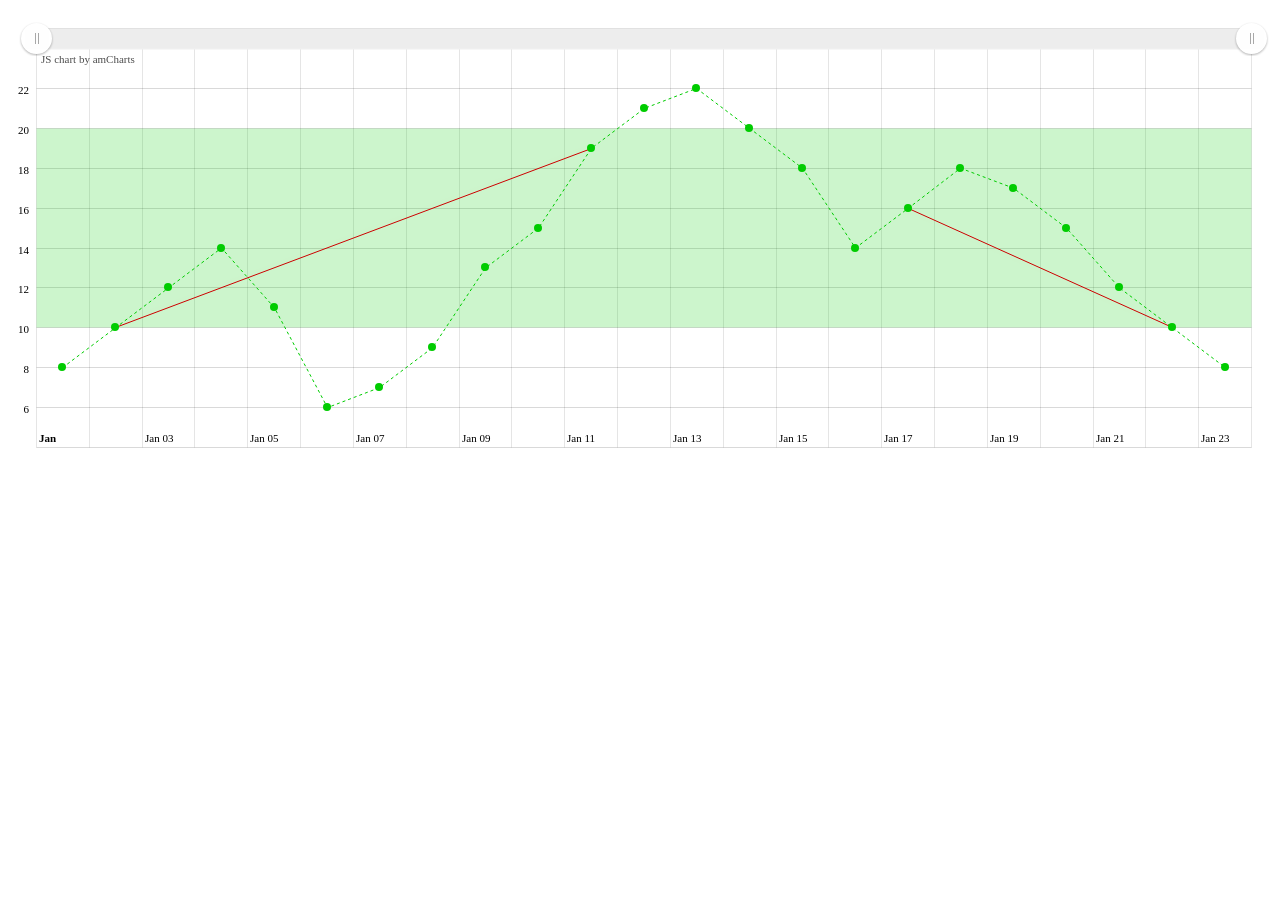
<file: grails-app/assets/javascripts/amcharts_3.21.1.free/samples/_JSON_lineWithTrendLines.html>
<!DOCTYPE HTML PUBLIC "-//W3C//DTD HTML 4.01//EN" "http://www.w3.org/TR/html4/strict.dtd">
<html>

    <head>
        <meta http-equiv="Content-Type" content="text/html; charset=utf-8">
        <title>amCharts examples</title>
        <link rel="stylesheet" href="style.css" type="text/css">
        <script src="../amcharts/amcharts.js" type="text/javascript"></script>
        <script src="../amcharts/serial.js" type="text/javascript"></script>

        <script>

            AmCharts.makeChart("chartdiv", {

                type: "serial",
                dataProvider: [{
                    "date": "2012-01-01",
                    "value": 8
                }, {
                    "date": "2012-01-02",
                    "value": 10
                }, {
                    "date": "2012-01-03",
                    "value": 12
                }, {
                    "date": "2012-01-04",
                    "value": 14
                }, {
                    "date": "2012-01-05",
                    "value": 11
                }, {
                    "date": "2012-01-06",
                    "value": 6
                }, {
                    "date": "2012-01-07",
                    "value": 7
                }, {
                    "date": "2012-01-08",
                    "value": 9
                }, {
                    "date": "2012-01-09",
                    "value": 13
                }, {
                    "date": "2012-01-10",
                    "value": 15
                }, {
                    "date": "2012-01-11",
                    "value": 19
                }, {
                    "date": "2012-01-12",
                    "value": 21
                }, {
                    "date": "2012-01-13",
                    "value": 22
                }, {
                    "date": "2012-01-14",
                    "value": 20
                }, {
                    "date": "2012-01-15",
                    "value": 18
                }, {
                    "date": "2012-01-16",
                    "value": 14
                }, {
                    "date": "2012-01-17",
                    "value": 16
                }, {
                    "date": "2012-01-18",
                    "value": 18
                }, {
                    "date": "2012-01-19",
                    "value": 17
                }, {
                    "date": "2012-01-20",
                    "value": 15
                }, {
                    "date": "2012-01-21",
                    "value": 12
                }, {
                    "date": "2012-01-22",
                    "value": 10
                }, {
                    "date": "2012-01-23",
                    "value": 8
                }],

                dataDateFormat: "YYYY-MM-DD",
                categoryField: "date",


                categoryAxis: {
                    parseDates: true,
                    minPeriod: "DD",
                    gridAlpha: 0.1,
                    minorGridAlpha: 0.1,
                    axisAlpha: 0,
                    minorGridEnabled: true,
                    inside: true
                },

                valueAxes: [{

                    tickLength: 0,
                    axisAlpha: 0,
                    showFirstLabel: false,
                    showLastLabel: false,

                    guides: [{
                        value: 10,
                        toValue: 20,
                        fillColor: "#00CC00",
                        inside: true,
                        fillAlpha: 0.2,
                        lineAlpha: 0
                    }]

                }],


                graphs: [{
                    id:"g1",
                    lineColor: "#00CC00",
                    valueField: "value",
                    dashLength: 3,
                    bullet: "round",
                    balloonText: "<b><span style='font-size:14px;'>[[value]]</span></b>",
                    balloon:{
                        drop:true
                    }
                }],

                chartCursor: {
                    limitToGraph:"g1",
                    cursorColor:"#00CC00"
                },
                chartScrollbar: {

                },

                mouseWheelZoomEnabled: true,

                trendLines: [{
                    initialDate: new Date(2012, 0, 2, 12),
                    finalDate: new Date(2012, 0, 11, 12),
                    initialValue: 10,
                    finalValue: 19,
                    lineColor: "#CC0000"
                }, {
                    initialDate: new Date(2012, 0, 17, 12),
                    finalDate: new Date(2012, 0, 22, 12),
                    initialValue: 16,
                    finalValue: 10,
                    lineColor: "#CC0000"
                }]
            });
        </script>
    </head>

    <body>
        <div id="chartdiv" style="width: 100%; height: 450px;"></div>
    </body>

</html>
</file>
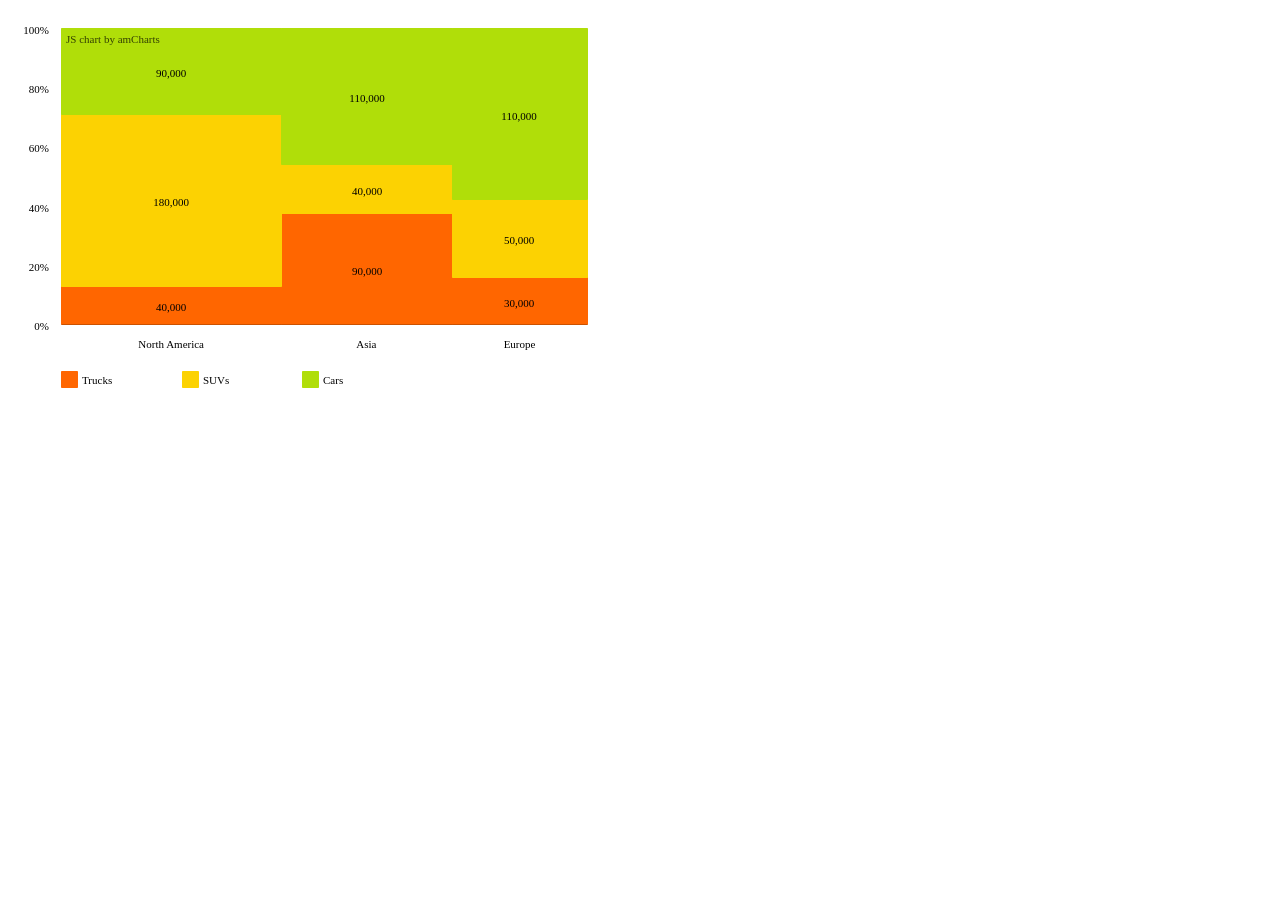
<file: grails-app/assets/javascripts/amcharts_3.21.1.free/samples/_JSON_mekkoChart.html>
<!DOCTYPE HTML PUBLIC "-//W3C//DTD HTML 4.01//EN" "http://www.w3.org/TR/html4/strict.dtd">
<html>

    <head>
        <meta http-equiv="Content-Type" content="text/html; charset=utf-8">
        <title>amCharts examples</title>
        <link rel="stylesheet" href="style.css" type="text/css">
        <script src="../amcharts/amcharts.js" type="text/javascript"></script>
        <script src="../amcharts/serial.js" type="text/javascript"></script>

        <script>
AmCharts.makeChart("chartdiv", {
    "type": "serial",
    "dataProvider": [{
        "continent": "North America",
        "trucks": 40000,
        "SUVs": 180000,
        "cars": 90000,
        "total": 310000
    }, {
        "continent": "Asia",
        "trucks": 90000,
        "SUVs": 40000,
        "cars": 110000,
        "total": 240000
    }, {
        "continent": "Europe",
        "trucks": 30000,
        "SUVs": 50000,
        "cars": 110000,
        "total": 190000
    }],


    "categoryField": "continent",

    "categoryAxis": {
        "gridAlpha": 0.1,
        "axisAlpha": 0,
        "widthField": "total",
        "gridPosition": "start"
    },

    "valueAxes": [{
        "stackType": "100% stacked",
        "gridAlpha": 0.1,
        "unit": "%",
        "axisAlpha": 0
    }],

    "graphs": [
        {
            "title": "Trucks",
            "labelText": "[[value]]",
            "valueField": "trucks",
            "type": "column",
            "fillAlphas": 1
        }, {
            "title": "SUVs",
            "labelText": "[[value]]",
            "valueField": "SUVs",
            "type": "column",
            "fillAlphas": 1
        },

        {
            "title": "Cars",
            "labelText": "[[value]]",
            "valueField": "cars",
            "type": "column",
            "fillAlphas": 1
        }
    ],

    "legend": {}
});

        </script>
    </head>

    <body>
        <div id="chartdiv" style="width: 600px; height: 400px;"></div>
    </body>

</html>
</file>
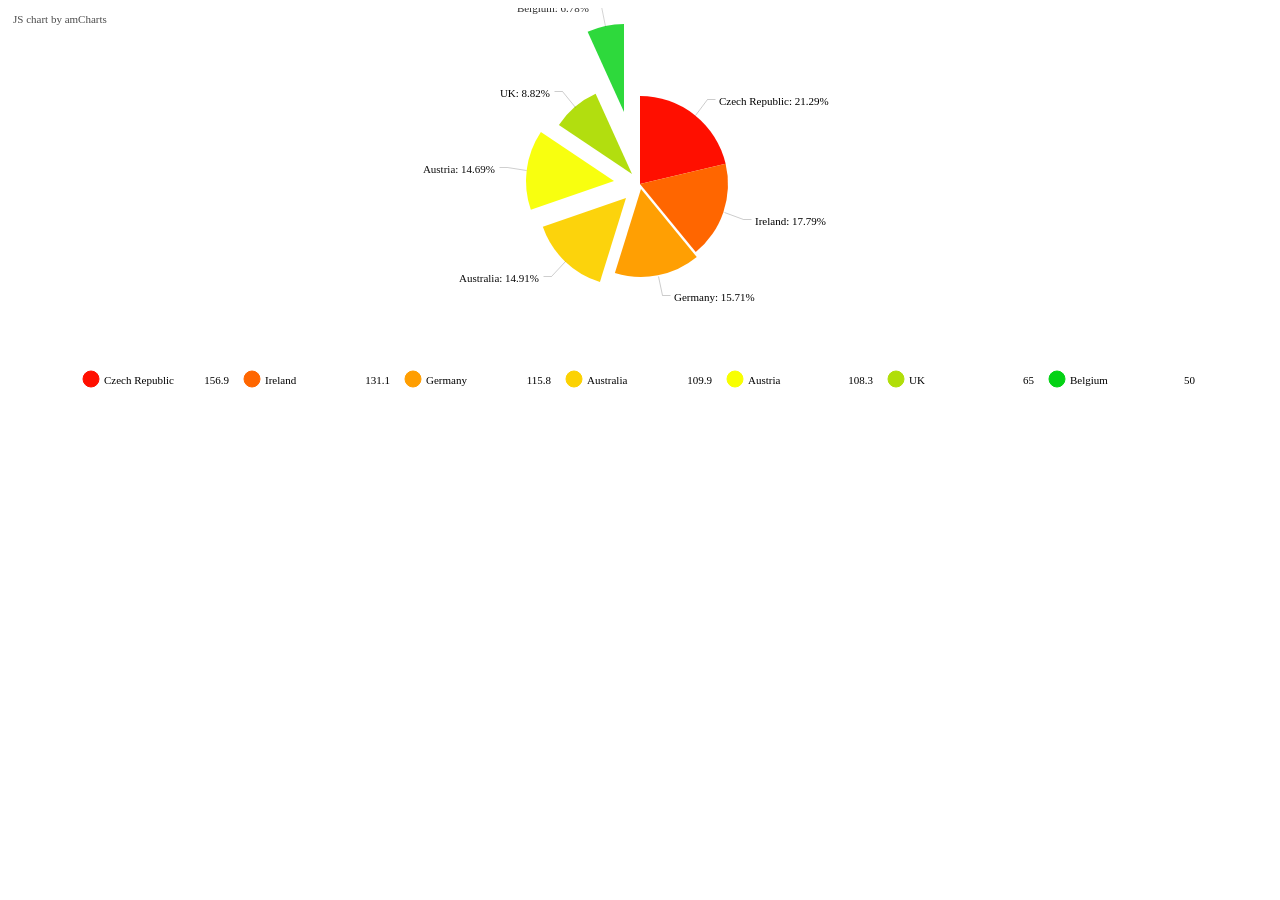
<file: grails-app/assets/javascripts/amcharts_3.21.1.free/samples/_JSON_pieWithLegend.html>
<!DOCTYPE HTML PUBLIC "-//W3C//DTD HTML 4.01//EN" "http://www.w3.org/TR/html4/strict.dtd">
<html>

    <head>
        <meta http-equiv="Content-Type" content="text/html; charset=utf-8">
        <title>amCharts examples</title>
        <link rel="stylesheet" href="style.css" type="text/css">
        <script src="../amcharts/amcharts.js" type="text/javascript"></script>
        <script src="../amcharts/pie.js" type="text/javascript"></script>

        <script>

            AmCharts.makeChart("chartdiv", {
                "type": "pie",
                "dataProvider": [{
                    "country": "Czech Republic",
                        "litres": 156.9
                }, {
                    "country": "Ireland",
                        "litres": 131.1
                }, {
                    "country": "Germany",
                        "litres": 115.8
                }, {
                    "country": "Australia",
                        "litres": 109.9
                }, {
                    "country": "Austria",
                        "litres": 108.3
                }, {
                    "country": "UK",
                        "litres": 65
                }, {
                    "country": "Belgium",
                        "litres": 50
                }],
                "titleField": "country",
                "valueField": "litres",
                "balloonText": "[[title]]<br><span style='font-size:14px'><b>[[value]]</b> ([[percents]]%)</span>",
                "legend": {
                    "align": "center",
                    "markerType": "circle"
                }

            });

        </script>
    </head>

    <body>
        <div id="chartdiv" style="width: 100%; height: 400px;"></div>
    </body>

</html>
</file>
<file: grails-app/assets/javascripts/amcharts_3.21.1.free/samples/style.css>
body {
	font-family: Tahoma,Arial,Verdana;
	font-size: 12px;
	color: black;
}

a:link {color: #84c4e2;}
a:visited {color:#84c4e2;}
a:hover {color: #cd82ad;}
a:active {color: #84c4e2;}
</file>
<file: grails-app/assets/javascripts/amcharts_3.21.1.free/amcharts/plugins/export/export.css>
/**
 * Drawing mode
 */
.amcharts-export-canvas {
	position: absolute;
	display: none;
	z-index: 1;
	top: 0;
	right: 0;
	bottom: 0;
	left: 0;
	background-color: #fff;
}
.amcharts-export-canvas.active {
	display: block;
}

/**
 * Menu; Rest state
 */
.amcharts-export-menu {
	position: absolute;
	z-index: 2;
	opacity: 0.5;
	color: #000;
}
.amcharts-main-div:hover .amcharts-export-menu, .amcharts-stock-div:hover .amcharts-export-menu, .amcharts-export-menu.active {
	opacity: 1;
}

.amcharts-export-menu-top-left > ul > li > ul:after {
	content: "";
	position: absolute;
	top: 13px;
	right: 100%;
	z-index: 1000;
	border-top: 7px solid transparent;
	border-left: 7px solid transparent;
	border-right: 7px solid #fff;
	border-bottom: 7px solid transparent;
}
.amcharts-export-menu-top-left > ul > li > ul > li:first-child > a:after {
	content: "";
	position: absolute;
	top: 12px;
	right: 100%;
	z-index: 1001;
	border-top: 8px solid transparent;
	border-left: 8px solid transparent;
	border-right: 8px solid #e2e2e2;
	border-bottom: 8px solid transparent;
}
.amcharts-export-menu-top-right > ul > li > ul:after {
	content: "";
	position: absolute;
	top: 13px;
	left: 100%;
	z-index: 1000;
	border-top: 7px solid transparent;
	border-left: 7px solid #fff;
	border-right: 7px solid transparent;
	border-bottom: 7px solid transparent;
}
.amcharts-export-menu-top-right > ul > li > ul > li:first-child > a:after {
	content: "";
	position: absolute;
	top: 12px;
	left: 100%;
	z-index: 1001;
	border-top: 8px solid transparent;
	border-left: 8px solid #e2e2e2;
	border-right: 8px solid transparent;
	border-bottom: 8px solid transparent;
}
.amcharts-export-menu-bottom-left > ul > li > ul:after {
	content: "";
	position: absolute;
	bottom: 13px;
	right: 100%;
	z-index: 1000;
	border-top: 7px solid transparent;
	border-left: 7px solid transparent;
	border-right: 7px solid #fff;
	border-bottom: 7px solid transparent;
}
.amcharts-export-menu-bottom-left > ul > li > ul > li:last-child > a:after {
	content: "";
	position: absolute;
	bottom: 12px;
	right: 100%;
	z-index: 1001;
	border-top: 8px solid transparent;
	border-left: 8px solid transparent;
	border-right: 8px solid #e2e2e2;
	border-bottom: 8px solid transparent;
}
.amcharts-export-menu-bottom-right > ul > li > ul:after {
	content: "";
	position: absolute;
	bottom: 13px;
	left: 100%;
	z-index: 1000;
	border-top: 7px solid transparent;
	border-left: 7px solid #fff;
	border-right: 7px solid transparent;
	border-bottom: 7px solid transparent;
}
.amcharts-export-menu-bottom-right > ul > li > ul > li:last-child > a:after {
	content: "";
	position: absolute;
	bottom: 12px;
	left: 100%;
	z-index: 1001;
	border-top: 8px solid transparent;
	border-left: 8px solid #e2e2e2;
	border-right: 8px solid transparent;
	border-bottom: 8px solid transparent;
}
.amcharts-export-menu ul {
	list-style: none;
	margin: 0;
	padding: 0;
}
.amcharts-export-menu li {
	position: relative;
	display: block;
	z-index: 1;
}
.amcharts-export-menu li > ul {
	position: absolute;
	display: none;
	border: 1px solid #e2e2e2;
	margin-top: -1px;
	background: #fff;
}
.amcharts-export-menu li > a {
	position: relative;
	display: block;
	color: #000;
	text-decoration: none;
	padding: 12px 12px;
	z-index: 2;
	white-space: nowrap;
	border-bottom: 1px solid #f2f2f2;
}
.amcharts-export-menu li:last-child > a {
	border-bottom: none;
}
.amcharts-export-menu li > a > img {
	border: none;
}
.amcharts-export-menu-top-left {
	top: 0;
	left: 0;
}
.amcharts-export-menu-bottom-left {
	bottom: 0;
	left: 0;
}
.amcharts-export-menu-top-right {
	top: 0;
	right: 0;
}
.amcharts-export-menu-bottom-right {
	bottom: 0;
	right: 0;
}

/**
 * Menu; Hover state
 */
.amcharts-export-menu li:hover > ul,
.amcharts-export-menu li.active > ul {
	display: block;
}
.amcharts-export-menu li:hover > a,
.amcharts-export-menu li.active > a {
	color: #fff;
	background-color: #636363;
}
.amcharts-export-menu-top-left li:hover > ul,
.amcharts-export-menu-top-left li.active > ul {
	left: 100%;
	top: 0;
}
.amcharts-export-menu-bottom-left li:hover > ul,
.amcharts-export-menu-bottom-left li.active > ul {
	left: 100%;
	bottom: 0;
}
.amcharts-export-menu-top-right li:hover > ul,
.amcharts-export-menu-top-right li.active > ul {
	top: 0;
	right: 100%;
}
.amcharts-export-menu-bottom-right li:hover > ul,
.amcharts-export-menu-bottom-right li.active > ul {
	bottom: 0;
	right: 100%;
}

/**
 * Menu; custom class
 */
.amcharts-export-menu .export-main > a, .amcharts-export-menu .export-drawing > a, .amcharts-export-menu .export-delayed-capturing > a {
	display: block;
	overflow: hidden;
	text-indent: -13333337px;
	width: 36px;
	height: 36px;
	padding: 0;
	background-repeat: no-repeat;
	background-image: url('data:image/svg+xml;charset=utf8,%3Csvg%20xmlns%3D%22http%3A%2F%2Fwww.w3.org%2F2000%2Fsvg%22%20xmlns%3Axlink%3D%22http%3A%2F%2Fwww.w3.org%2F1999%2Fxlink%22%20width%3D%2211px%22%20height%3D%2214px%22%3E%3Cpath%20d%3D%22M3%2C0%20L8%2C0%20L8%2C5%20L11%2C5%20L5.5%2C10%20L0%2C5%20L3%2C5%20L03%2C0%22%20fill%3D%22%23888%22%2F%3E%3Crect%20x%3D%220%22%20y%3D%2212%22%20fill%3D%22%23888%22%20width%3D%2211%22%20height%3D%222%22%2F%3E%3C%2Fsvg%3E');
	background-color: #fff;
	background-position: center;
	-webkit-box-shadow: 1px 1px 3px 0px rgba(0,0,0,0.5);
	-moz-box-shadow: 1px 1px 3px 0px rgba(0,0,0,0.5);
	box-shadow: 1px 1px 3px 0px rgba(0,0,0,0.5);
	border-radius: 18px;
	margin: 8px 8px 0 10px;
}
.amcharts-export-menu .export-drawing > a {
	background-image: url('data:image/svg+xml;charset=utf8,%3Csvg%20xmlns%3D%22http%3A%2F%2Fwww.w3.org%2F2000%2Fsvg%22%20xmlns%3Axlink%3D%22http%3A%2F%2Fwww.w3.org%2F1999%2Fxlink%22%20version%3D%221.1%22%20width%3D%2216px%22%20height%3D%2217px%22%3E%3Crect%20x%3D%220%22%20y%3D%2216%22%20fill%3D%22%23888%22%20width%3D%2214%22%20height%3D%221%22%2F%3E%3Cpath%20transform%3D%22translate(-12%2C-10)%22%20fill%3D%22%23888%22%20d%3D%22M17.098%2C20.305c-0.142%2C0.146%2C0.101%2C0.04%2C0.137%2C0.004c0.027-0.028%2C0.204-0.09%2C0.484-0.09c0.338%2C0%2C0.626%2C0.092%2C0.787%2C0.255%20c0.473%2C0.472%2C0.424%2C0.932%2C0.393%2C1.078l-2.521%2C1.055l-1.577-1.577l1.054-2.52c0.039-0.009%2C0.105-0.018%2C0.188-0.018%20c0.219%2C0%2C0.555%2C0.069%2C0.893%2C0.407c0.378%2C0.378%2C0.246%2C1.188%2C0.166%2C1.271C17.062%2C20.207%2C17.062%2C20.269%2C17.098%2C20.305z%20M26.984%2C14.472c-0.008-0.674-0.61-1.257-1.31-1.933c-0.134-0.129-0.679-0.673-0.809-0.808c-0.679-0.702-1.266-1.31-1.943-1.31%20c-0.37%2C0-0.734%2C0.207-1.114%2C0.587l-6.852%2C6.847c-0.012%2C0.016-2.877%2C7.354-2.877%2C7.354c-0.012%2C0.032%2C0%2C0.063%2C0.022%2C0.091%20c0.021%2C0.021%2C0.044%2C0.029%2C0.067%2C0.029c0.01%2C0%2C0.018-0.003%2C0.028-0.007c0%2C0%2C7.357-2.864%2C7.369-2.877l6.854-6.847%20C26.803%2C15.216%2C26.988%2C14.848%2C26.984%2C14.472z%22%2F%3E%3C%2Fsvg%3E');
}
.amcharts-export-menu .export-main:hover, .amcharts-export-menu .export-drawing:hover,
.amcharts-export-menu .export-main.active, .amcharts-export-menu .export-drawing.active {
	padding-bottom: 100px;
}
.amcharts-export-menu.amcharts-export-menu-bottom-left .export-main:hover, .amcharts-export-menu.amcharts-export-menu-bottom-left .export-drawing:hover, .amcharts-export-menu.amcharts-export-menu-bottom-right .export-main:hover, .amcharts-export-menu.amcharts-export-menu-bottom-right .export-drawing:hover,
.amcharts-export-menu.amcharts-export-menu-bottom-left .export-main.active, .amcharts-export-menu.amcharts-export-menu-bottom-left .export-drawing.active, .amcharts-export-menu.amcharts-export-menu-bottom-right .export-main.active, .amcharts-export-menu.amcharts-export-menu-bottom-right .export-drawing.active {
	padding-bottom: 0;
	padding-top: 100px;
}
.amcharts-export-menu .export-main:hover > a,
.amcharts-export-menu .export-main.active > a {
	background-image: url('data:image/svg+xml;charset=utf8,%3Csvg%20xmlns%3D%22http%3A%2F%2Fwww.w3.org%2F2000%2Fsvg%22%20xmlns%3Axlink%3D%22http%3A%2F%2Fwww.w3.org%2F1999%2Fxlink%22%20width%3D%2211px%22%20height%3D%2214px%22%3E%3Cpath%20d%3D%22M3%2C0%20L8%2C0%20L8%2C5%20L11%2C5%20L5.5%2C10%20L0%2C5%20L3%2C5%20L03%2C0%22%20fill%3D%22%23fff%22%2F%3E%3Crect%20x%3D%220%22%20y%3D%2212%22%20fill%3D%22%23fff%22%20width%3D%2211%22%20height%3D%222%22%2F%3E%3C%2Fsvg%3E');
}
.amcharts-export-menu .export-drawing:hover > a,
.amcharts-export-menu .export-drawing.active > a {
	background-image: url('data:image/svg+xml;charset=utf8,%3Csvg%20xmlns%3D%22http%3A%2F%2Fwww.w3.org%2F2000%2Fsvg%22%20xmlns%3Axlink%3D%22http%3A%2F%2Fwww.w3.org%2F1999%2Fxlink%22%20version%3D%221.1%22%20width%3D%2216px%22%20height%3D%2217px%22%3E%3Crect%20x%3D%220%22%20y%3D%2216%22%20fill%3D%22%23FFF%22%20width%3D%2214%22%20height%3D%221%22%2F%3E%3Cpath%20transform%3D%22translate(-12%2C-10)%22%20fill%3D%22%23FFF%22%20d%3D%22M17.098%2C20.305c-0.142%2C0.146%2C0.101%2C0.04%2C0.137%2C0.004c0.027-0.028%2C0.204-0.09%2C0.484-0.09c0.338%2C0%2C0.626%2C0.092%2C0.787%2C0.255%20c0.473%2C0.472%2C0.424%2C0.932%2C0.393%2C1.078l-2.521%2C1.055l-1.577-1.577l1.054-2.52c0.039-0.009%2C0.105-0.018%2C0.188-0.018%20c0.219%2C0%2C0.555%2C0.069%2C0.893%2C0.407c0.378%2C0.378%2C0.246%2C1.188%2C0.166%2C1.271C17.062%2C20.207%2C17.062%2C20.269%2C17.098%2C20.305z%20M26.984%2C14.472c-0.008-0.674-0.61-1.257-1.31-1.933c-0.134-0.129-0.679-0.673-0.809-0.808c-0.679-0.702-1.266-1.31-1.943-1.31%20c-0.37%2C0-0.734%2C0.207-1.114%2C0.587l-6.852%2C6.847c-0.012%2C0.016-2.877%2C7.354-2.877%2C7.354c-0.012%2C0.032%2C0%2C0.063%2C0.022%2C0.091%20c0.021%2C0.021%2C0.044%2C0.029%2C0.067%2C0.029c0.01%2C0%2C0.018-0.003%2C0.028-0.007c0%2C0%2C7.357-2.864%2C7.369-2.877l6.854-6.847%20C26.803%2C15.216%2C26.988%2C14.848%2C26.984%2C14.472z%22%2F%3E%3C%2Fsvg%3E');
}
.amcharts-export-menu .export-close > a,
.amcharts-export-menu .export-close:hover > a,
.amcharts-export-menu .export-close.active > a {
	background-image: url([data-uri]);
}

/**
 * Menu; Color picker
 */

.amcharts-export-menu .export-drawing-color {
	background: #000;
	width: 35px;
}
.amcharts-export-menu .export-drawing-color > a {
	display: block;
	overflow: hidden;
	text-indent: -13333337px;
}
.amcharts-export-menu .export-drawing-color-red {
	background: #f00;
}
.amcharts-export-menu .export-drawing-color-green {
	background: #0f0;
}
.amcharts-export-menu .export-drawing-color-blue {
	background: #00f;
}
.amcharts-export-menu .export-drawing-color-white {
	background: #fff;
}

/*
** Fallback
*/
.amcharts-export-fallback {
	position: absolute;
	top: 0;
	right: 0;
	bottom: 0;
	left: 0;
	background-color: #fff;
}
.amcharts-export-fallback textarea {
	border: none;
	outline: none;
	position: absolute;
	overflow: hidden;
	width: 100%;
	height: 100%;
	padding: 20px;
}
.amcharts-export-fallback-message {
	position: absolute;
	z-index: 1;
	padding: 20px;
	width: 100%;
	background-color: #fff;
}

/*
** DELAYED CAPTURING
*/
.amcharts-export-menu .export-delayed-capturing > a {
	text-indent: 0px;
	line-height: 36px;
	vertical-align: middle;
	text-align: center;
	background-image: none;
}

/*
** TRANSITION; OPACITY
*/
.amcharts-export-menu,
.amcharts-export-canvas .canvas-container {
	-webkit-transition: opacity 0.5s ease-out;
	-moz-transition: opacity 0.5s ease-out;
	-ms-transition: opacity 0.5s ease-out;
	-o-transition: opacity 0.5s ease-out;
	transition: opacity 0.5s ease-out;
}
.amcharts-export-canvas.dropbox .canvas-container {
	opacity: 0.5;
}


/*
** SHAPE
*/
.amcharts-export-menu .export-drawing-shape a {
	font: 0/0 a;
	text-shadow: none;
	color: transparent;
}
.amcharts-export-menu li img {
	height: 20px;
}


/*
** BRUSH
*/
.amcharts-export-menu .export-drawing-width a {
	text-align: center;
}
.amcharts-export-menu .export-drawing-width span {
	display: block;
	margin: 0 auto;
}
.amcharts-export-menu .export-drawing-width span > span {
	display: block;
	background: #000;
	border-radius: 100%;
}
.amcharts-export-menu .export-drawing-shape a:hover img,
.amcharts-export-menu .export-drawing-shape.active a img {
	-webkit-filter: invert(100%);
	filter: invert(100%);
}
</file>
